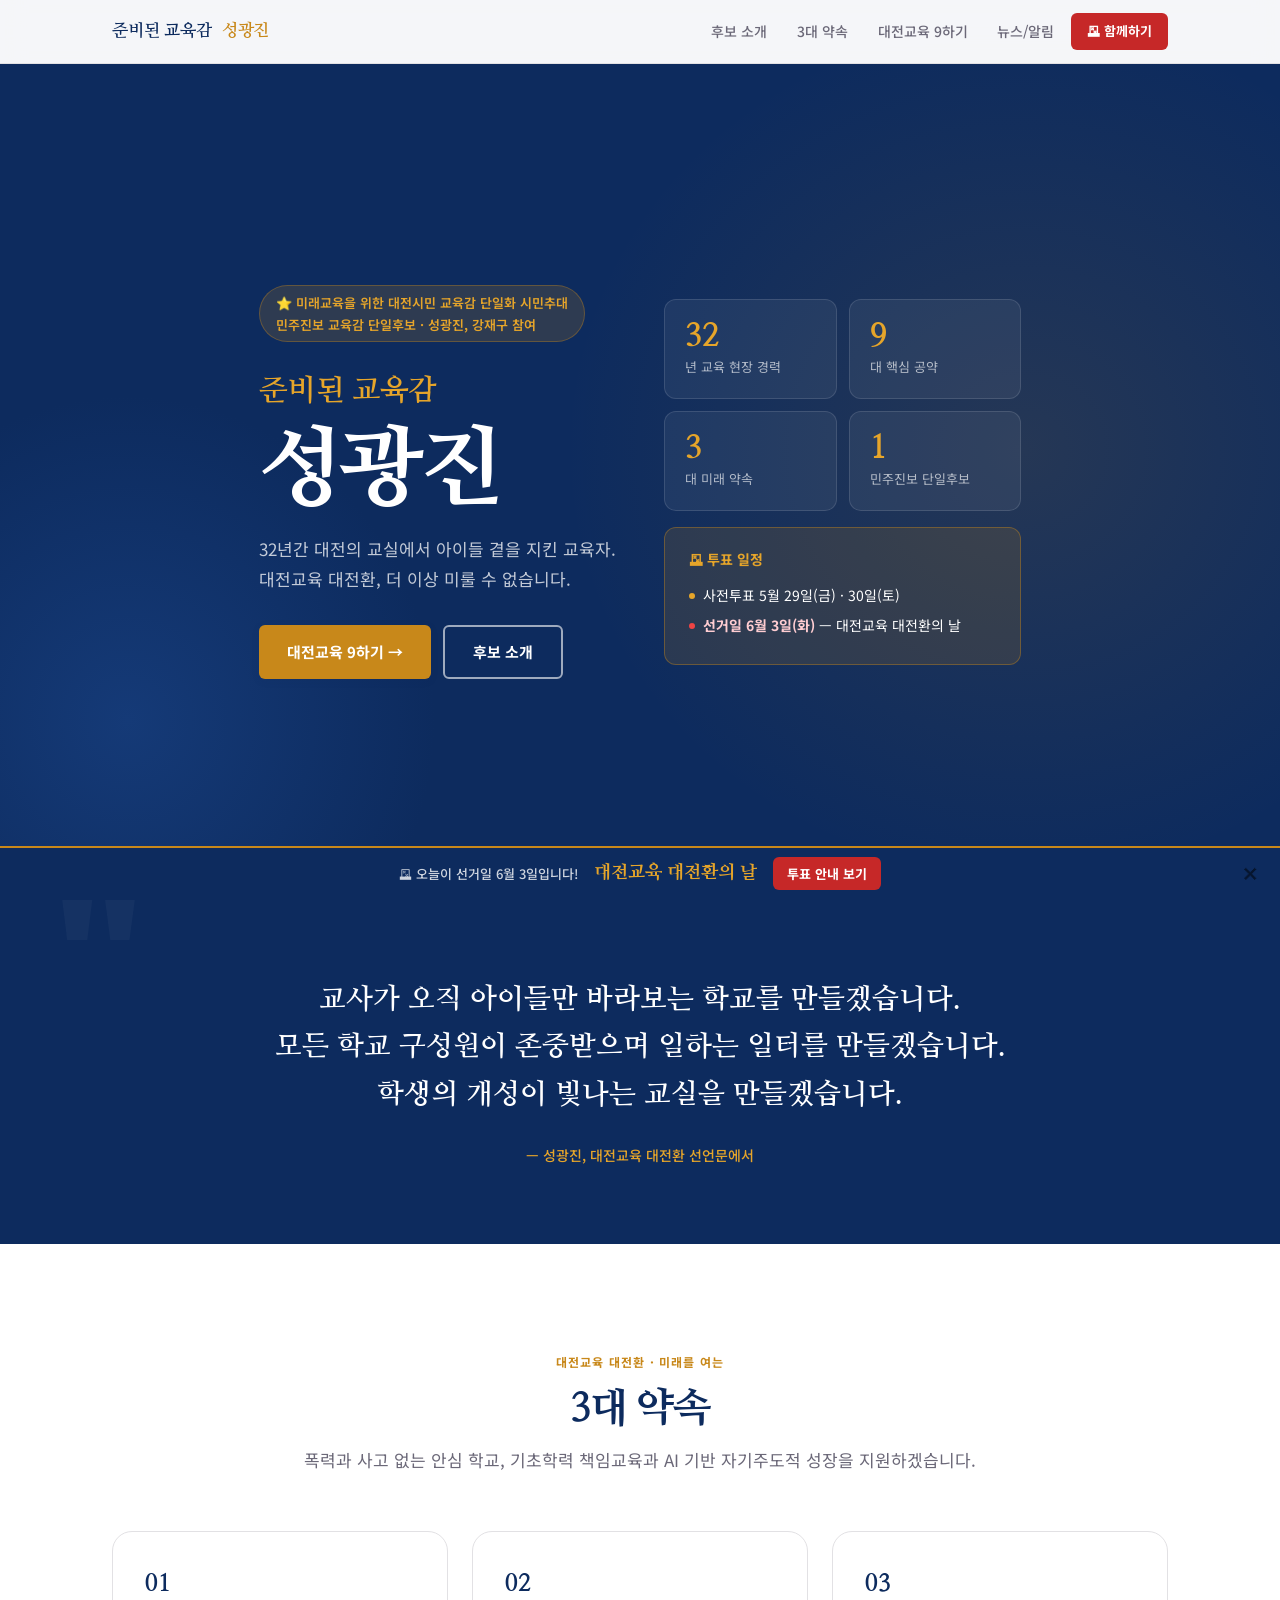
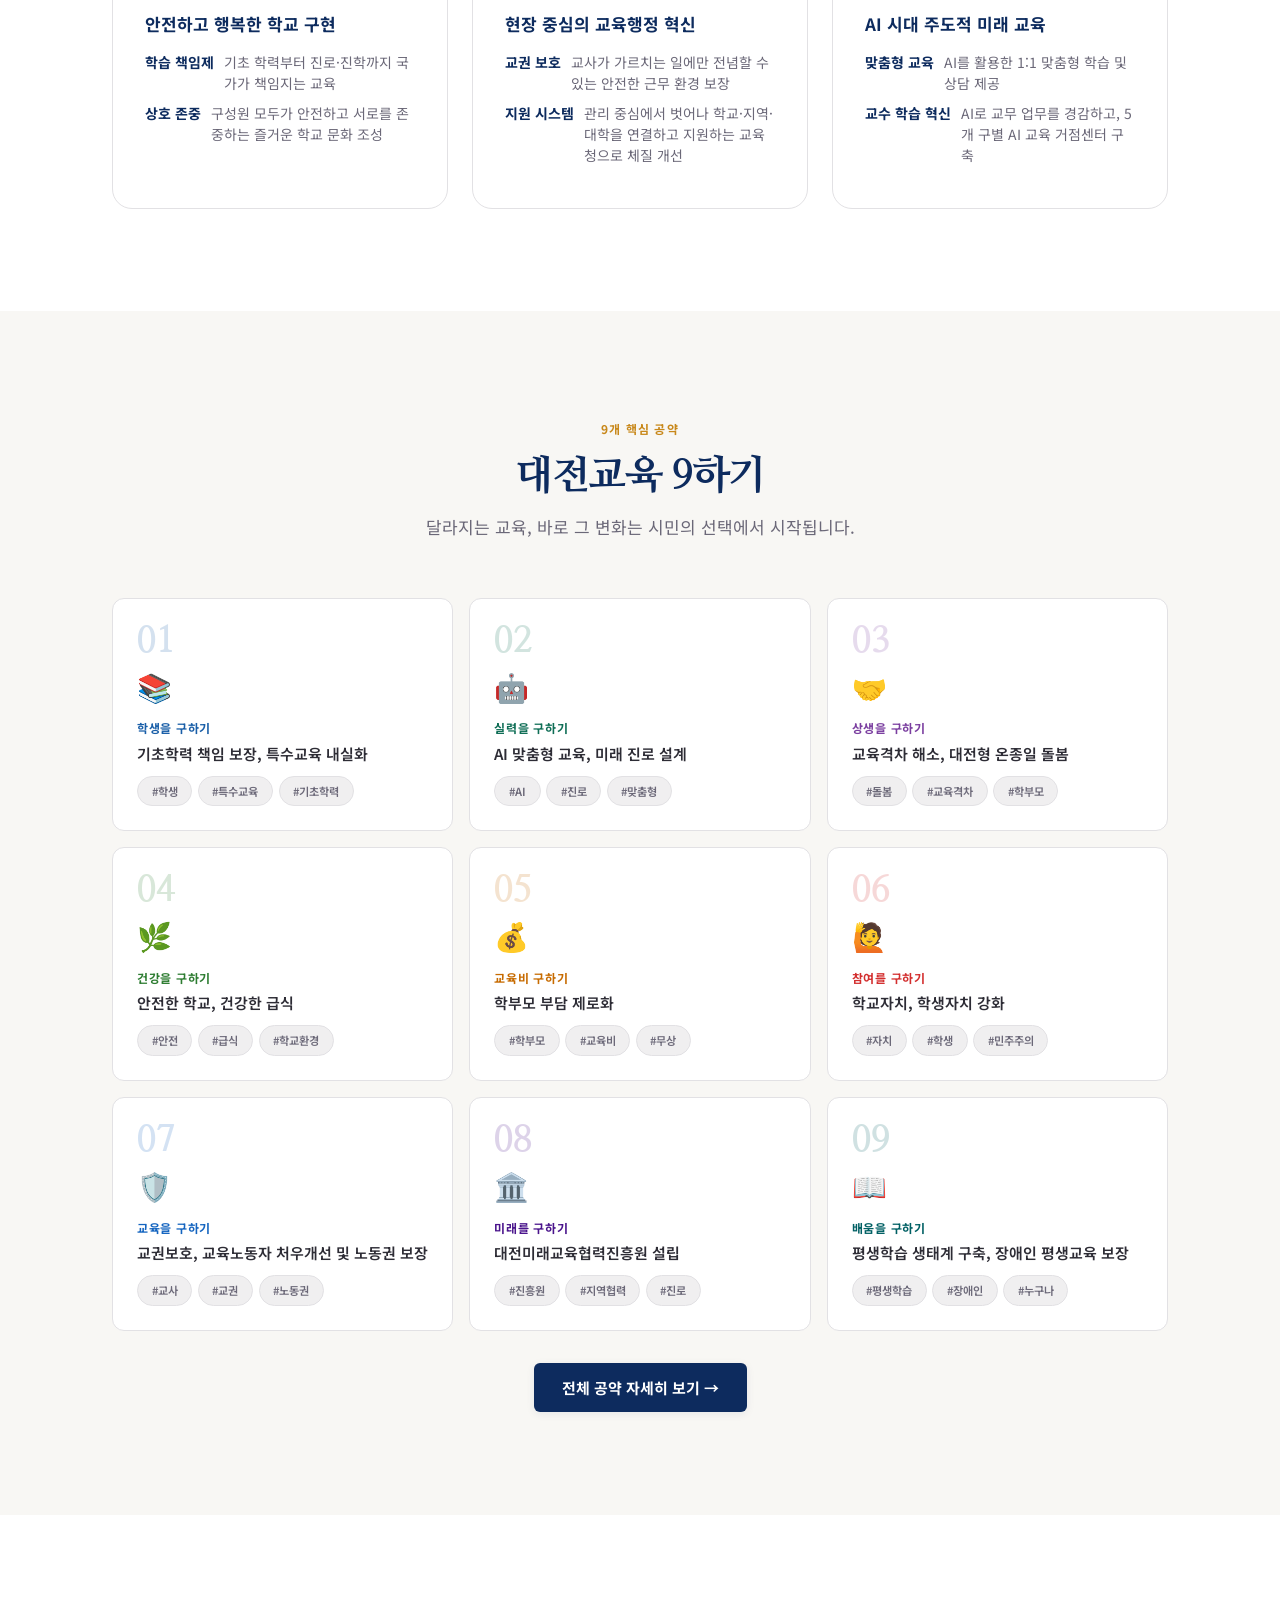
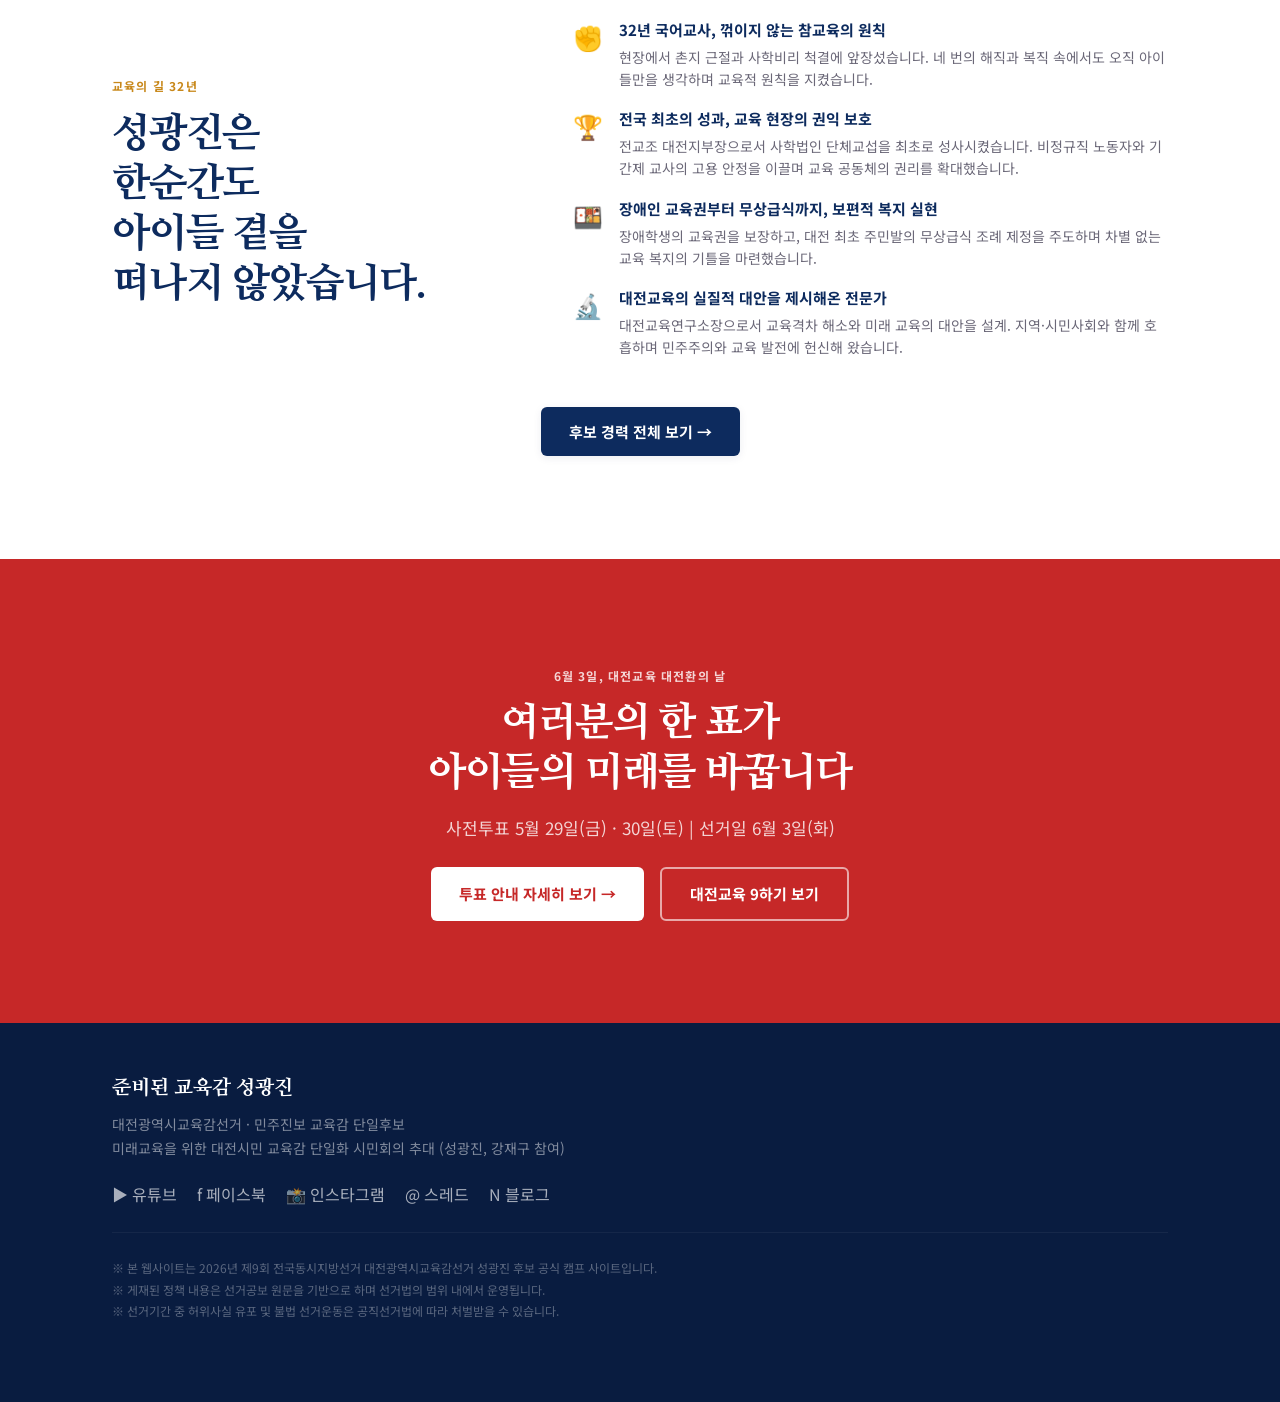
<file: index.html>
<!DOCTYPE html>
<html lang="ko">
<head>
  <meta name="google-site-verification" content="QVLMaUsAiConngYXEGKGsycXI4cuWwsS_OD_qe5-ufk" />
  <meta charset="UTF-8">
  <meta name="viewport" content="width=device-width, initial-scale=1.0">
  <meta name="description" content="준비된 교육감 성광진 — 대전광역시교육감선거 민주진보 교육감. 대전교육 9하기, 교육의 길 32년.">
  <title>준비된 교육감 성광진 | 대전광역시교육감선거</title>
  <link rel="preconnect" href="https://fonts.googleapis.com">
  <link rel="stylesheet" href="https://fonts.googleapis.com/css2?family=Noto+Sans+KR:wght@300;400;500;700;900&family=Nanum+Myeongjo:wght@400;700;800&display=swap">
  <link rel="stylesheet" href="css/style.css">
  <style>
    .hero {
      min-height: 100svh;
      background: var(--navy);
      display: flex; align-items: center;
      position: relative; overflow: hidden;
      padding-top: var(--nav-height);
    }
    .hero::before {
      content: '';
      position: absolute; inset: 0;
      background:
        radial-gradient(ellipse 60% 80% at 80% 50%, rgba(200,136,26,.13) 0%, transparent 60%),
        radial-gradient(ellipse 40% 60% at 10% 80%, rgba(26,68,136,.6) 0%, transparent 60%);
    }
    .hero-grid {
      display: grid; grid-template-columns: 1fr 1fr;
      gap: 3rem; align-items: center; position: relative; z-index: 1;
    }
    .hero-left { color: var(--white); }
    .hero-eyebrow {
      display: inline-flex; align-items: center; gap: .5rem;
      background: rgba(200,136,26,.18); border: 1px solid rgba(200,136,26,.35);
      border-radius: 999px; padding: .35rem 1rem;
      font-size: .8125rem; font-weight: 600; color: var(--gold-light); margin-bottom: 1.5rem;
    }
    .hero-slogan {
      font-family: var(--font-serif);
      font-size: clamp(1.25rem,3vw,1.875rem); font-weight: 700;
      color: var(--gold-light); margin-bottom: .5rem; letter-spacing: -.02em;
    }
    .hero-name {
      font-family: var(--font-serif);
      font-size: clamp(3rem,7vw,5.5rem); font-weight: 800;
      letter-spacing: -.04em; line-height: 1.05; margin-bottom: 1rem;
    }
    .hero-desc {
      font-size: clamp(.9375rem,2vw,1.0625rem); color: rgba(255,255,255,.75);
      max-width: 480px; line-height: 1.75; margin-bottom: 2rem;
    }
    .hero-btns { display: flex; gap: .75rem; flex-wrap: wrap; }
    .hero-right { display: flex; flex-direction: column; gap: 1rem; }
    .hero-stat-grid { display: grid; grid-template-columns: repeat(2,1fr); gap: .75rem; }
    .hero-stat {
      background: rgba(255,255,255,.06); border: 1px solid rgba(255,255,255,.12);
      border-radius: var(--radius-md); padding: 1.25rem; color: var(--white);
    }
    .hero-stat-num {
      font-family: var(--font-serif); font-size: 2rem; font-weight: 800;
      color: var(--gold-light); line-height: 1; margin-bottom: .25rem;
    }
    .hero-stat-label { font-size: .8125rem; color: rgba(255,255,255,.65); }
    .hero-vote-box {
      background: rgba(200,136,26,.15); border: 1px solid rgba(200,136,26,.4);
      border-radius: var(--radius-md); padding: 1.25rem 1.5rem; color: var(--white);
    }
    .hero-vote-title { font-size: .875rem; font-weight: 700; color: var(--gold-light); margin-bottom: .75rem; }
    .hero-vote-row { display: flex; align-items: center; gap: .5rem; font-size: .875rem; margin-bottom: .4rem; }
    .hero-vote-dot { width: 6px; height: 6px; border-radius: 50%; background: var(--gold-light); flex-shrink: 0; }
    .promise-card {
      background: var(--white); border: 1.5px solid var(--gray-200);
      border-radius: var(--radius-lg); padding: 2rem; position: relative; overflow: hidden;
      transition: all var(--transition);
    }
    .promise-card:hover { border-color: var(--navy-light); box-shadow: var(--shadow-md); transform: translateY(-4px); }
    .promise-num { font-family: var(--font-serif); font-size: 1.5rem; font-weight: 800; color: var(--navy); margin-bottom: .5rem; }
    .promise-title { font-size: 1.0625rem; font-weight: 700; color: var(--navy); margin-bottom: 1rem; line-height: 1.35; }
    .promise-item { display: flex; gap: .6rem; align-items: flex-start; font-size: .875rem; color: var(--gray-600); line-height: 1.5; margin-bottom: .6rem; }
    .promise-item-label { font-weight: 700; color: var(--navy); white-space: nowrap; flex-shrink: 0; }
    .policies-grid { display: grid; grid-template-columns: repeat(3,1fr); gap: 1rem; }
    .quote-section {
      background: var(--navy); padding: clamp(3rem,6vw,5rem) 0; position: relative; overflow: hidden;
    }
    .quote-section::before {
      content: '"'; position: absolute; top: -2rem; left: 3rem;
      font-family: var(--font-serif); font-size: 20rem; font-weight: 800;
      color: rgba(255,255,255,.03); line-height: 1;
    }
    .quote-text {
      font-family: var(--font-serif); font-size: clamp(1.125rem,3vw,1.75rem);
      font-weight: 700; color: var(--white); line-height: 1.7;
      max-width: 760px; margin: 0 auto; text-align: center; position: relative; z-index: 1;
    }
    .quote-source { text-align: center; color: var(--gold-light); font-size: .875rem; font-weight: 500; margin-top: 1.5rem; }
    @media (max-width:900px) {
      .hero-grid { grid-template-columns: 1fr; }
      .hero-right { display: none; }
      .policies-grid { grid-template-columns: repeat(2,1fr); }
    }
    @media (max-width:640px) { .policies-grid { grid-template-columns: 1fr; } }
  </style>
</head>
<body>
<div id="nav-placeholder"></div>
<main id="main-content">

  <!-- HERO -->
  <section class="hero" aria-label="후보 소개">
    <div class="container">
      <div class="hero-grid">
        <div class="hero-left">
          <div class="hero-eyebrow">⭐ 미래교육을 위한 대전시민 교육감 단일화 시민추대 <br>민주진보 교육감 단일후보 · 성광진, 강재구 참여</div>
          <div class="hero-slogan">준비된 교육감</div>
          <h1 class="hero-name">성광진</h1>
          <p class="hero-desc">32년간 대전의 교실에서 아이들 곁을 지킨 교육자.<br>대전교육 대전환, 더 이상 미룰 수 없습니다.</p>
          <div class="hero-btns">
            <a href="pages/policies.html" class="btn btn-gold">대전교육 9하기 →</a>
            <a href="pages/candidate.html" class="btn btn-outline">후보 소개</a>
          </div>
        </div>
        <div class="hero-right" aria-hidden="true">
          <div class="hero-stat-grid">
            <div class="hero-stat"><div class="hero-stat-num">32</div><div class="hero-stat-label">년 교육 현장 경력</div></div>
            <div class="hero-stat"><div class="hero-stat-num">9</div><div class="hero-stat-label">대 핵심 공약</div></div>
            <div class="hero-stat"><div class="hero-stat-num">3</div><div class="hero-stat-label">대 미래 약속</div></div>
            <div class="hero-stat"><div class="hero-stat-num">1</div><div class="hero-stat-label">민주진보 단일후보</div></div>
          </div>
          <div class="hero-vote-box">
            <div class="hero-vote-title">🗳 투표 일정</div>
            <div class="hero-vote-row"><span class="hero-vote-dot"></span><span>사전투표 5월 29일(금) · 30일(토)</span></div>
            <div class="hero-vote-row"><span class="hero-vote-dot" style="background:#ef4444"></span><span><strong style="color:#ffcdd2">선거일 6월 3일(화)</strong> — 대전교육 대전환의 날</span></div>
          </div>
        </div>
      </div>
    </div>
  </section>

  <!-- 인용 -->
  <section class="quote-section" aria-label="후보 메시지">
    <div class="container">
      <blockquote class="quote-text">
        교사가 오직 아이들만 바라보는 학교를 만들겠습니다.<br>
        모든 학교 구성원이 존중받으며 일하는 일터를 만들겠습니다.<br>
        학생의 개성이 빛나는 교실을 만들겠습니다.
      </blockquote>
      <p class="quote-source">— 성광진, 대전교육 대전환 선언문에서</p>
    </div>
  </section>

  <!-- 3대 약속 -->
  <section class="section" aria-labelledby="promises-title">
    <div class="container">
      <div class="text-center mb-3">
        <span class="section-label">대전교육 대전환 · 미래를 여는</span>
        <h2 class="section-title" id="promises-title">3대 약속</h2>
        <p class="section-subtitle">폭력과 사고 없는 안심 학교, 기초학력 책임교육과 AI 기반 자기주도적 성장을 지원하겠습니다.</p>
      </div>
      <div class="grid-3" id="promises-grid" role="list"></div>
    </div>
  </section>

  <!-- 9하기 -->
  <section class="section section-alt" aria-labelledby="policies-title">
    <div class="container">
      <div class="text-center mb-3">
        <span class="section-label">9개 핵심 공약</span>
        <h2 class="section-title" id="policies-title">대전교육 9하기</h2>
        <p class="section-subtitle">달라지는 교육, 바로 그 변화는 시민의 선택에서 시작됩니다.</p>
      </div>
      <div class="policies-grid" id="policies-grid" role="list"></div>
      <div class="text-center mt-4">
        <a href="pages/policies.html" class="btn btn-primary">전체 공약 자세히 보기 →</a>
      </div>
    </div>
  </section>

  <!-- 후보 소개 -->
  <section class="section" aria-labelledby="about-title">
    <div class="container">
      <div style="display:grid;grid-template-columns:1fr 1.5fr;gap:4rem;align-items:center">
        <div class="fade-in">
          <span class="section-label">교육의 길 32년</span>
          <h2 class="section-title" id="about-title">성광진은<br>한순간도<br>아이들 곁을<br>떠나지 않았습니다.</h2>
        </div>
        <div id="achievements-list" class="fade-in fade-in-delay-2"></div>
      </div>
      <div class="text-center mt-4">
        <a href="pages/candidate.html" class="btn btn-primary">후보 경력 전체 보기 →</a>
      </div>
    </div>
  </section>

  <!-- CTA -->
  <section class="section text-center" aria-label="투표 안내" style="background:var(--danger);color:var(--white)">
    <div class="container">
      <span class="section-label" style="color:rgba(255,255,255,.8)">6월 3일, 대전교육 대전환의 날</span>
      <h2 class="section-title" style="color:var(--white);margin-bottom:1rem">여러분의 한 표가<br>아이들의 미래를 바꿉니다</h2>
      <p class="section-subtitle" style="color:rgba(255,255,255,.8);margin-bottom:1.5rem">사전투표 5월 29일(금) · 30일(토) | 선거일 6월 3일(화)</p>
      <div style="display:flex;gap:1rem;justify-content:center;flex-wrap:wrap">
        <a href="pages/together.html" class="btn" style="background:var(--white);color:var(--danger);font-weight:700">투표 안내 자세히 보기 →</a>
        <a href="pages/policies.html" class="btn btn-outline">대전교육 9하기 보기</a>
      </div>
    </div>
  </section>

</main>
<div id="footer-placeholder"></div>

<script src="js/data.js"></script>
<script src="js/main.js"></script>
<script>
  function renderHome() {
    const data = SKJ_DATA;

    /* 3대 약속 */
    document.getElementById('promises-grid').innerHTML = data.promises3.map((p, i) => `
      <article class="promise-card fade-in fade-in-delay-${i+1}" role="listitem">
        <div class="promise-num">${String(p.num).padStart(2,'0')}</div>
        <h3 class="promise-title">${p.title}</h3>
        ${p.items.map(it => `
          <div class="promise-item">
            <span class="promise-item-label">${it.label}</span>
            <span>${it.desc}</span>
          </div>`).join('')}
      </article>`).join('');

    /* 9하기 그리드 */
    document.getElementById('policies-grid').innerHTML = data.policies9.map((pol, i) => `
      <article class="policy-card fade-in fade-in-delay-${(i%3)+1}"
               style="--card-color:${pol.color}" role="listitem" tabindex="0"
               aria-label="${pol.id}번 공약: ${pol.key} — ${pol.title}"
               onclick="location.href='pages/policy-detail.html?id=${pol.id}'"
               onkeydown="if(event.key==='Enter')location.href='pages/policy-detail.html?id=${pol.id}'">
        <div class="policy-card-num">${String(pol.id).padStart(2,'0')}</div>
        <div class="policy-card-icon" aria-hidden="true">${pol.icon}</div>
        <div class="policy-card-key">${pol.key}</div>
        <div class="policy-card-title">${pol.title}</div>
        <div class="policy-card-tags">
          ${pol.tags.map(t => `<span class="badge badge-gray" style="font-size:.7rem">#${t}</span>`).join('')}
        </div>
      </article>`).join('');

    /* 성과 */
    document.getElementById('achievements-list').innerHTML = data.achievements.map((a, i) => `
      <div class="fade-in fade-in-delay-${i+1}" style="display:flex;gap:1rem;align-items:flex-start;margin-bottom:1rem">
        <span style="font-size:1.5rem;flex-shrink:0" aria-hidden="true">${a.icon}</span>
        <div>
          <div style="font-size:.9375rem;font-weight:700;color:var(--navy);margin-bottom:.2rem">${a.title}</div>
          <div style="font-size:.875rem;color:var(--gray-600);line-height:1.6">${a.desc}</div>
        </div>
      </div>`).join('');

    initFadeIn();
  }

  document.addEventListener('DOMContentLoaded', renderHome);
</script>
</body>
</html>
</file>
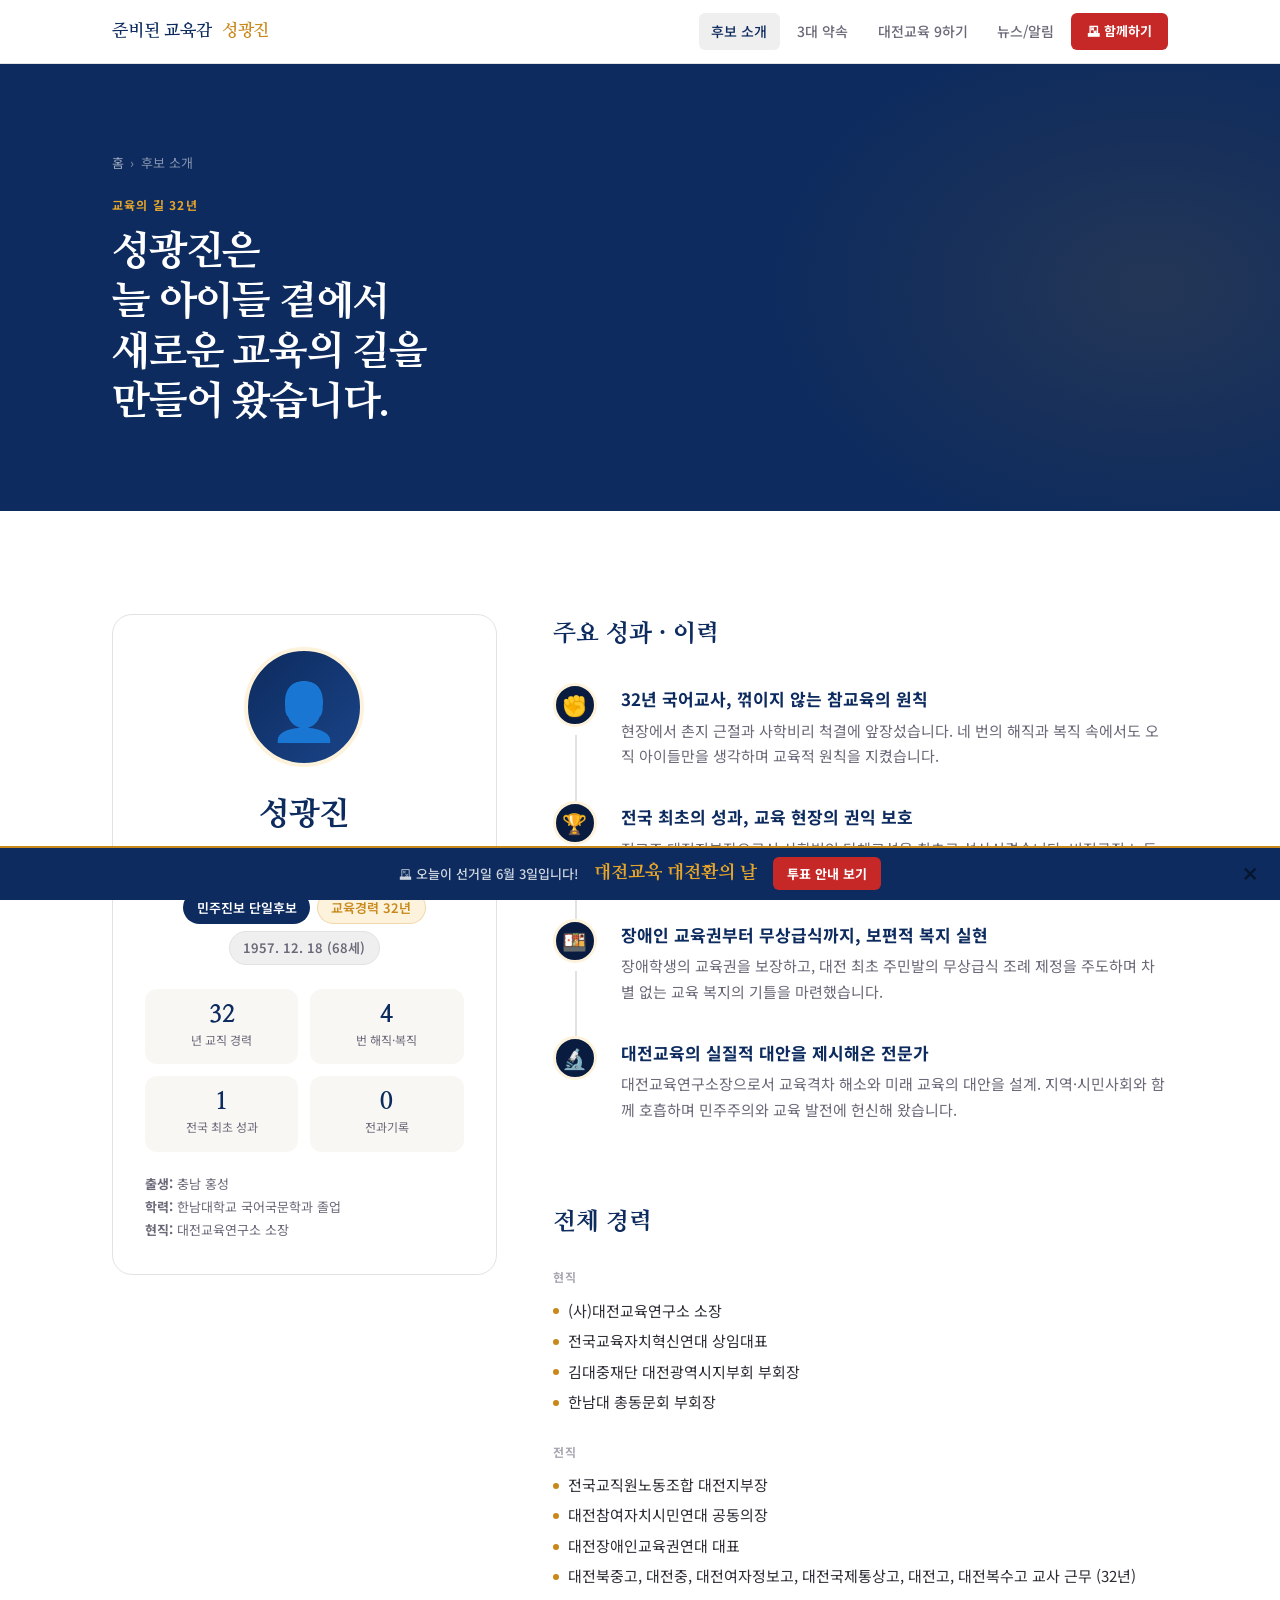
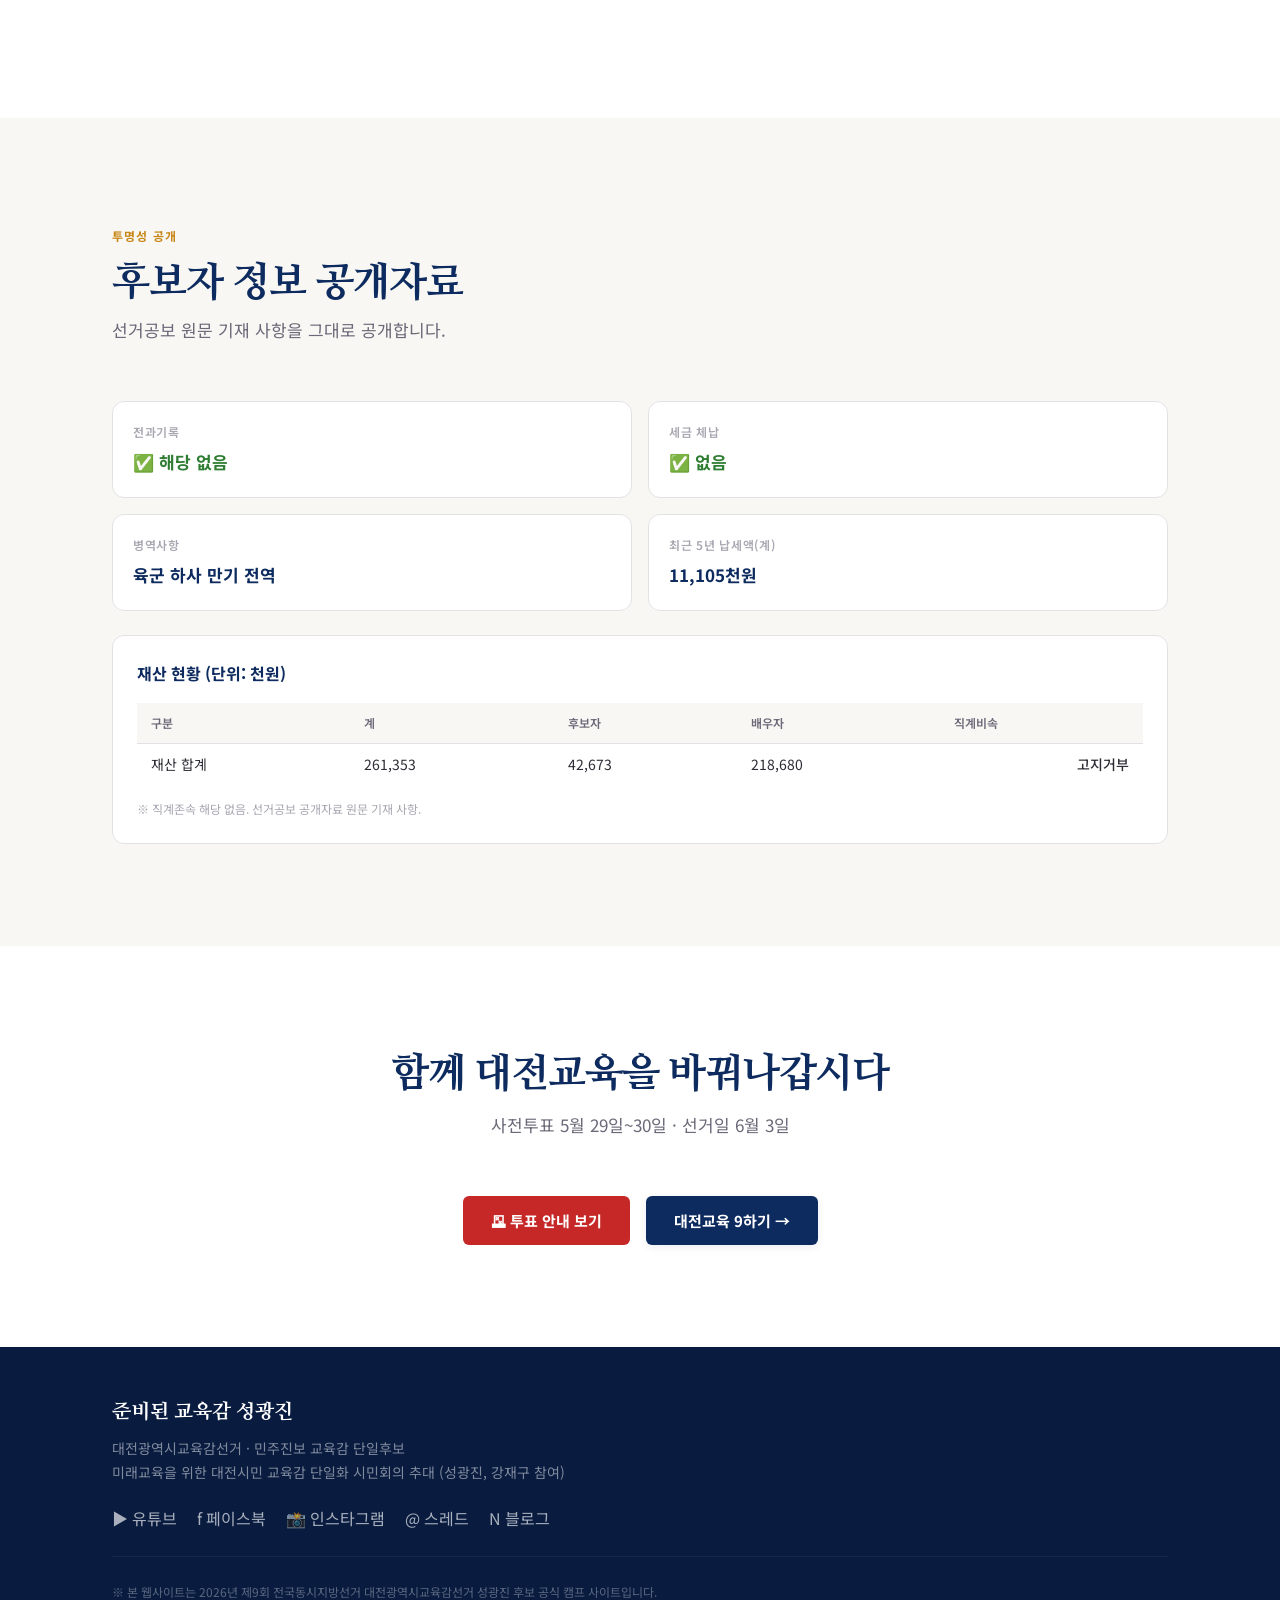
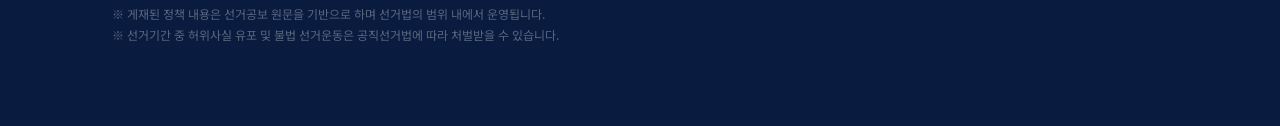
<file: pages/candidate.html>
<!DOCTYPE html>
<html lang="ko">
<head>
  <meta charset="UTF-8">
  <meta name="viewport" content="width=device-width, initial-scale=1.0">
  <meta name="description" content="성광진 후보 소개 — 교육의 길 32년, 주요 성과, 공식 공개자료">
  <title>후보 소개 | 준비된 교육감 성광진</title>
  <link rel="preconnect" href="https://fonts.googleapis.com">
  <link rel="stylesheet" href="https://fonts.googleapis.com/css2?family=Noto+Sans+KR:wght@300;400;500;700;900&family=Nanum+Myeongjo:wght@400;700;800&display=swap">
  <link rel="stylesheet" href="../css/style.css">
  <style>
    .page-hero {
      background: var(--navy); color: var(--white);
      padding: clamp(3.5rem,7vw,5.5rem) 0 clamp(3rem,6vw,4.5rem);
      position: relative; overflow: hidden;
    }
    .page-hero::before {
      content: ''; position: absolute; inset: 0;
      background: radial-gradient(ellipse 50% 100% at 90% 50%, rgba(200,136,26,.12), transparent 60%);
    }
    .breadcrumb { font-size:.8125rem; color:rgba(255,255,255,.5); margin-bottom:1rem; display:flex; align-items:center; gap:.4rem; }
    .breadcrumb a { color:rgba(255,255,255,.6); } .breadcrumb a:hover { color:var(--white); }
    .profile-grid { display:grid; grid-template-columns:1fr 1.6fr; gap:3.5rem; align-items:start; }
    .profile-card { background:var(--white); border:1px solid var(--gray-200); border-radius:var(--radius-lg); padding:2rem; text-align:center; position:sticky; top:calc(var(--nav-height) + 1.5rem); }
    .profile-avatar { width:120px; height:120px; border-radius:50%; background:linear-gradient(135deg,var(--navy),var(--navy-mid)); display:flex; align-items:center; justify-content:center; font-size:3.5rem; margin:0 auto 1.25rem; border:4px solid var(--gold-pale); }
    .profile-name { font-family:var(--font-serif); font-size:2rem; font-weight:800; color:var(--navy); margin-bottom:.25rem; }
    .profile-title { font-size:.9375rem; color:var(--gray-600); margin-bottom:1.25rem; }
    .profile-badges { display:flex; flex-wrap:wrap; gap:.4rem; justify-content:center; }
    .profile-stats { display:grid; grid-template-columns:1fr 1fr; gap:.75rem; margin-top:1.5rem; }
    .profile-stat { background:var(--off-white); border-radius:var(--radius-md); padding:.875rem; }
    .profile-stat-num { font-family:var(--font-serif); font-size:1.5rem; font-weight:800; color:var(--navy); line-height:1; }
    .profile-stat-label { font-size:.75rem; color:var(--gray-600); margin-top:.2rem; }
    .timeline { display:flex; flex-direction:column; gap:0; }
    .timeline-item { display:flex; gap:1.5rem; padding-bottom:2rem; position:relative; }
    .timeline-item:not(:last-child)::before { content:''; position:absolute; left:1.375rem; top:3.25rem; bottom:0; width:2px; background:var(--gray-200); }
    .timeline-icon { width:2.75rem; height:2.75rem; border-radius:50%; flex-shrink:0; background:var(--navy-deep); display:flex; align-items:center; justify-content:center; font-size:1.25rem; border:3px solid var(--gold-pale); position:relative; z-index:1; }
    .timeline-content { flex:1; padding-top:.35rem; }
    .timeline-title { font-size:1.0625rem; font-weight:700; color:var(--navy); margin-bottom:.4rem; line-height:1.35; }
    .timeline-desc { font-size:.9375rem; color:var(--gray-600); line-height:1.7; }
    .career-group { margin-bottom:1.75rem; }
    .career-group-title { font-size:.75rem; font-weight:700; letter-spacing:.1em; text-transform:uppercase; color:var(--gray-400); margin-bottom:.75rem; }
    .career-item { display:flex; align-items:flex-start; gap:.6rem; font-size:.9375rem; color:var(--gray-800); line-height:1.5; margin-bottom:.5rem; }
    .career-dot { width:6px; height:6px; border-radius:50%; background:var(--gold); flex-shrink:0; margin-top:.55rem; }
    .public-info-grid { display:grid; grid-template-columns:repeat(2,1fr); gap:1rem; }
    .public-info-card { background:var(--white); border:1px solid var(--gray-200); border-radius:var(--radius-md); padding:1.25rem; }
    .public-info-label { font-size:.75rem; font-weight:600; color:var(--gray-400); text-transform:uppercase; letter-spacing:.06em; margin-bottom:.35rem; }
    .public-info-value { font-size:1.0625rem; font-weight:700; color:var(--navy); }
    .public-info-value.good { color:var(--success); }
    .property-table { width:100%; border-collapse:collapse; font-size:.875rem; }
    .property-table th { background:var(--off-white); padding:.6rem .875rem; text-align:left; font-size:.75rem; color:var(--gray-600); font-weight:600; border-bottom:1px solid var(--gray-200); }
    .property-table td { padding:.6rem .875rem; border-bottom:1px solid var(--gray-200); }
    .property-table tr:last-child td { border-bottom:none; }
    .property-table td:last-child { text-align:right; font-weight:500; }
    @media (max-width:900px) { .profile-grid { grid-template-columns:1fr; } .profile-card { position:static; } .public-info-grid { grid-template-columns:1fr; } }
  </style>
</head>
<body>
<div id="nav-placeholder"></div>
<main id="main-content" class="page-offset">

  <section class="page-hero">
    <div class="container" style="position:relative;z-index:1">
      <nav class="breadcrumb" aria-label="경로">
        <a href="../index.html">홈</a> <span>›</span> <span aria-current="page">후보 소개</span>
      </nav>
      <span class="section-label light">교육의 길 32년</span>
      <h1 class="section-title light">성광진은<br>늘 아이들 곁에서<br>새로운 교육의 길을<br>만들어 왔습니다.</h1>
    </div>
  </section>

  <section class="section">
    <div class="container">
      <div class="profile-grid">
        <aside>
          <div class="profile-card fade-in">
            <div class="profile-avatar" aria-hidden="true">👤</div>
            <div class="profile-name">성광진</div>
            <div class="profile-title">교육활동가 · 대전교육연구소 소장</div>
            <div class="profile-badges">
              <span class="badge badge-navy">민주진보 단일후보</span>
              <span class="badge badge-gold">교육경력 32년</span>
              <span class="badge badge-gray">1957. 12. 18 (68세)</span>
            </div>
            <div class="profile-stats">
              <div class="profile-stat"><div class="profile-stat-num">32</div><div class="profile-stat-label">년 교직 경력</div></div>
              <div class="profile-stat"><div class="profile-stat-num">4</div><div class="profile-stat-label">번 해직·복직</div></div>
              <div class="profile-stat"><div class="profile-stat-num">1</div><div class="profile-stat-label">전국 최초 성과</div></div>
              <div class="profile-stat"><div class="profile-stat-num">0</div><div class="profile-stat-label">전과기록</div></div>
            </div>
            <div style="margin-top:1.25rem;font-size:.8125rem;color:var(--gray-600);text-align:left;line-height:1.8">
              <strong>출생:</strong> 충남 홍성<br>
              <strong>학력:</strong> 한남대학교 국어국문학과 졸업<br>
              <strong>현직:</strong> 대전교육연구소 소장
            </div>
          </div>
        </aside>
        <div>
          <h2 style="font-family:var(--font-serif);font-size:1.5rem;font-weight:800;color:var(--navy);margin-bottom:1.75rem">주요 성과 · 이력</h2>
          <div class="timeline" id="timeline-list" role="list"></div>
          <div style="margin-top:3rem" id="career-list">
            <h2 style="font-family:var(--font-serif);font-size:1.5rem;font-weight:800;color:var(--navy);margin-bottom:1.5rem">전체 경력</h2>
          </div>
        </div>
      </div>
    </div>
  </section>

  <section class="section section-alt" aria-labelledby="public-info-title">
    <div class="container">
      <span class="section-label">투명성 공개</span>
      <h2 class="section-title" id="public-info-title" style="margin-bottom:.5rem">후보자 정보 공개자료</h2>
      <p class="section-subtitle">선거공보 원문 기재 사항을 그대로 공개합니다.</p>
      <div class="public-info-grid fade-in">
        <div class="public-info-card"><div class="public-info-label">전과기록</div><div class="public-info-value good">✅ 해당 없음</div></div>
        <div class="public-info-card"><div class="public-info-label">세금 체납</div><div class="public-info-value good">✅ 없음</div></div>
        <div class="public-info-card"><div class="public-info-label">병역사항</div><div class="public-info-value">육군 하사 만기 전역</div></div>
        <div class="public-info-card"><div class="public-info-label">최근 5년 납세액(계)</div><div class="public-info-value">11,105천원</div></div>
      </div>
      <div class="card fade-in" style="margin-top:1.5rem">
        <h3 style="font-size:1rem;font-weight:700;color:var(--navy);margin-bottom:1rem">재산 현황 (단위: 천원)</h3>
        <div style="overflow-x:auto">
          <table class="property-table" aria-label="재산 현황 상세">
            <thead><tr><th>구분</th><th>계</th><th>후보자</th><th>배우자</th><th>직계비속</th></tr></thead>
            <tbody><tr><td>재산 합계</td><td>261,353</td><td>42,673</td><td>218,680</td><td>고지거부</td></tr></tbody>
          </table>
        </div>
        <p style="font-size:.75rem;color:var(--gray-400);margin-top:.75rem">※ 직계존속 해당 없음. 선거공보 공개자료 원문 기재 사항.</p>
      </div>
    </div>
  </section>

  <section class="section text-center">
    <div class="container">
      <h2 class="section-title" style="margin-bottom:.75rem">함께 대전교육을 바꿔나갑시다</h2>
      <p class="section-subtitle">사전투표 5월 29일~30일 · 선거일 6월 3일</p>
      <div style="display:flex;gap:1rem;justify-content:center;flex-wrap:wrap">
        <a href="together.html" class="btn btn-danger">🗳 투표 안내 보기</a>
        <a href="policies.html" class="btn btn-primary">대전교육 9하기 →</a>
      </div>
    </div>
  </section>
</main>
<div id="footer-placeholder"></div>

<script src="../js/data.js"></script>
<script src="../js/main.js"></script>
<script>
  function renderCandidate() {
    const data = SKJ_DATA;
    document.getElementById('timeline-list').innerHTML = data.achievements.map((a, i) => `
      <div class="timeline-item fade-in fade-in-delay-${i+1}" role="listitem">
        <div class="timeline-icon" aria-hidden="true">${a.icon}</div>
        <div class="timeline-content">
          <h3 class="timeline-title">${a.title}</h3>
          <p class="timeline-desc">${a.desc}</p>
        </div>
      </div>`).join('');

    document.getElementById('career-list').innerHTML += `
      <div class="career-group">
        <div class="career-group-title">현직</div>
        ${data.career.current.map(c => `<div class="career-item"><span class="career-dot"></span><span>${c}</span></div>`).join('')}
      </div>
      <div class="career-group">
        <div class="career-group-title">전직</div>
        ${data.career.past.map(c => `<div class="career-item"><span class="career-dot"></span><span>${c}</span></div>`).join('')}
      </div>`;

    initFadeIn();
  }
  document.addEventListener('DOMContentLoaded', renderCandidate);
</script>
</body>
</html>
</file>
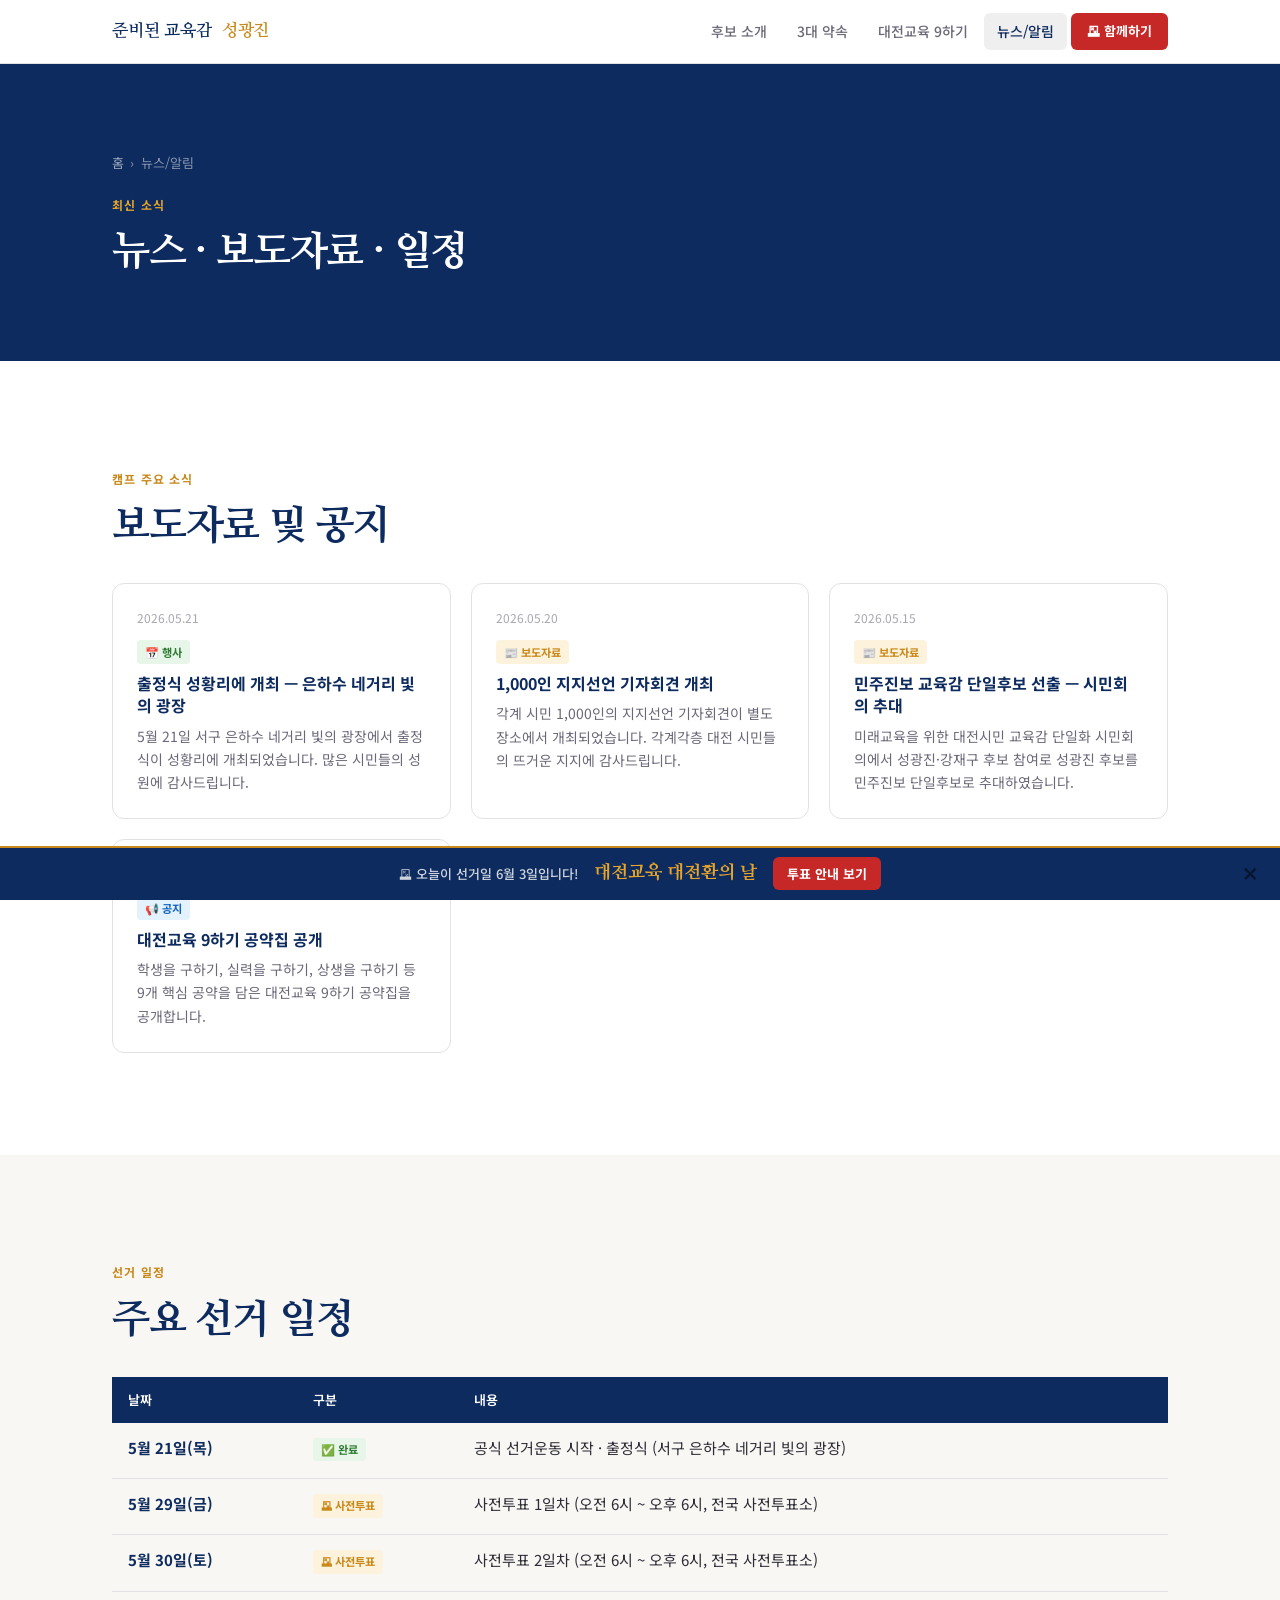
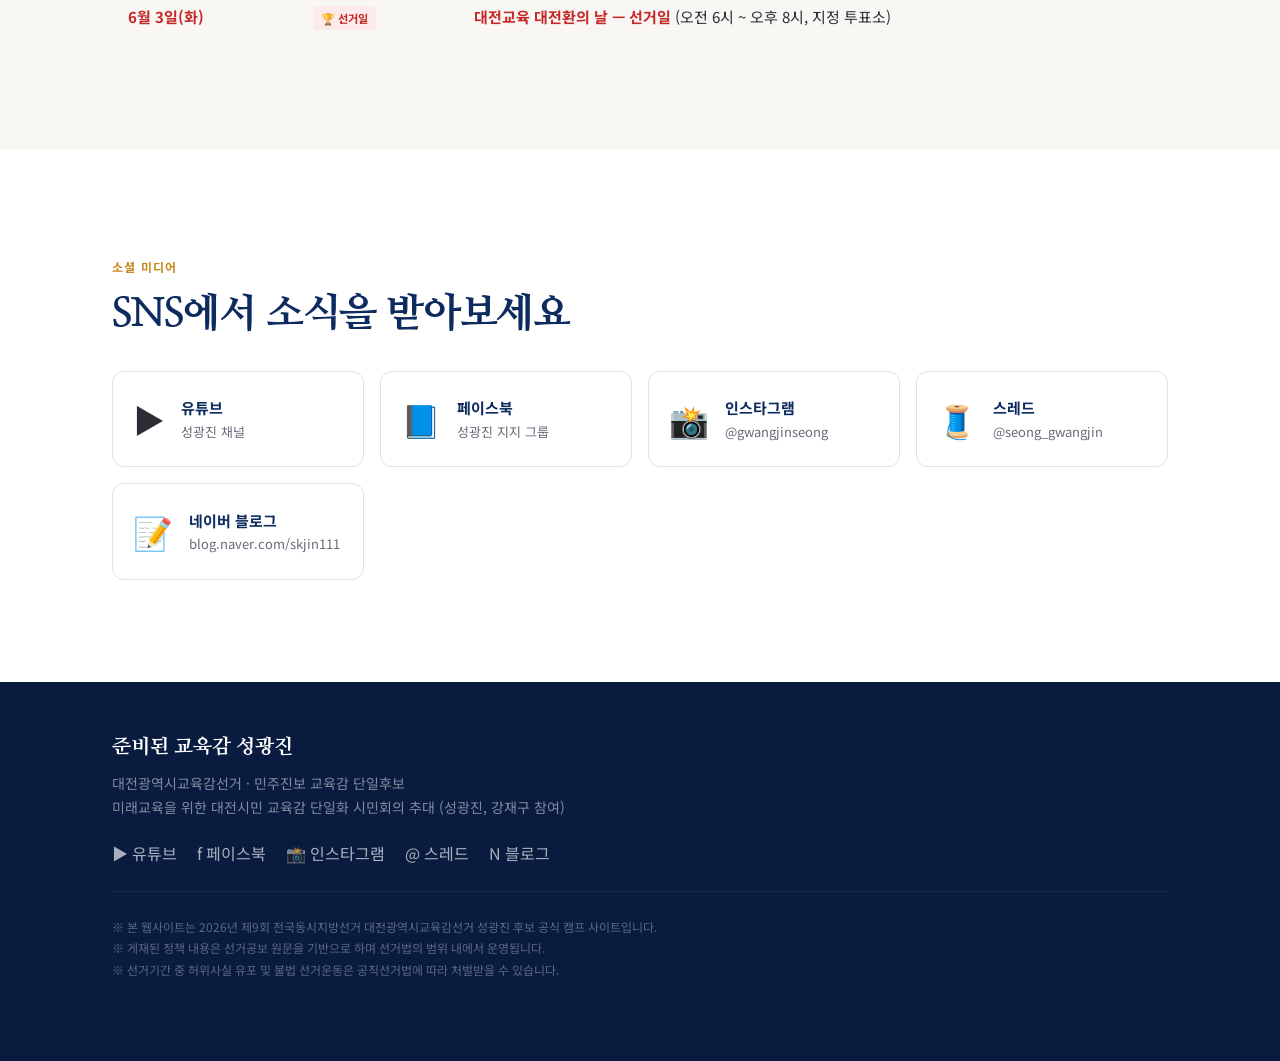
<file: pages/news.html>
<!DOCTYPE html>
<html lang="ko">
<head>
  <meta charset="UTF-8">
  <meta name="viewport" content="width=device-width, initial-scale=1.0">
  <meta name="description" content="성광진 캠프 뉴스, 보도자료, 일정 안내">
  <title>뉴스/알림 | 준비된 교육감 성광진</title>
  <link rel="preconnect" href="https://fonts.googleapis.com">
  <link rel="stylesheet" href="https://fonts.googleapis.com/css2?family=Noto+Sans+KR:wght@300;400;500;700;900&family=Nanum+Myeongjo:wght@400;700;800&display=swap">
  <link rel="stylesheet" href="../css/style.css">
  <style>
    .page-hero { background:var(--navy); color:var(--white); padding:clamp(3.5rem,7vw,5.5rem) 0 clamp(3rem,6vw,4.5rem); }
    .breadcrumb { font-size:.8125rem; color:rgba(255,255,255,.5); margin-bottom:1rem; display:flex; align-items:center; gap:.4rem; }
    .breadcrumb a { color:rgba(255,255,255,.6); }
    .news-grid { display:grid; grid-template-columns:repeat(auto-fit,minmax(280px,1fr)); gap:1.25rem; }
    .news-card { background:var(--white); border:1px solid var(--gray-200); border-radius:var(--radius-md); padding:1.5rem; transition:all var(--transition); }
    .news-card:hover { box-shadow:var(--shadow-md); transform:translateY(-2px); }
    .news-date { font-size:.75rem; color:var(--gray-400); margin-bottom:.5rem; }
    .news-tag { display:inline-block; font-size:.7rem; font-weight:700; padding:.15rem .5rem; border-radius:4px; margin-bottom:.5rem; }
    .news-title { font-size:1rem; font-weight:700; color:var(--navy); line-height:1.4; margin-bottom:.5rem; }
    .news-summary { font-size:.875rem; color:var(--gray-600); line-height:1.65; }
    .schedule-table { width:100%; border-collapse:collapse; font-size:.9375rem; }
    .schedule-table th { background:var(--navy); color:var(--white); padding:.75rem 1rem; text-align:left; font-weight:600; font-size:.8125rem; }
    .schedule-table td { padding:.75rem 1rem; border-bottom:1px solid var(--gray-200); vertical-align:top; }
    .schedule-table tr:last-child td { border-bottom:none; }
    .schedule-table tr:hover td { background:var(--off-white); }
    .schedule-date { font-weight:700; color:var(--navy); white-space:nowrap; }
    .schedule-tag { display:inline-block; font-size:.7rem; font-weight:700; padding:.15rem .5rem; border-radius:4px; margin-bottom:.3rem; }
    .sns-grid { display:grid; grid-template-columns:repeat(auto-fit,minmax(200px,1fr)); gap:1rem; }
    .sns-card { display:flex; align-items:center; gap:1rem; background:var(--white); border:1px solid var(--gray-200); border-radius:var(--radius-md); padding:1.25rem; text-decoration:none; color:inherit; transition:all var(--transition); }
    .sns-card:hover { box-shadow:var(--shadow-md); transform:translateY(-2px); }
    .sns-icon { font-size:2rem; flex-shrink:0; }
    .sns-name { font-weight:700; color:var(--navy); font-size:.9375rem; }
    .sns-handle { font-size:.8125rem; color:var(--gray-600); }
  </style>
</head>
<body>
<div id="nav-placeholder"></div>
<main id="main-content" class="page-offset">

  <section class="page-hero">
    <div class="container">
      <nav class="breadcrumb" aria-label="경로">
        <a href="../index.html">홈</a> <span>›</span> <span aria-current="page">뉴스/알림</span>
      </nav>
      <span class="section-label light">최신 소식</span>
      <h1 class="section-title light">뉴스 · 보도자료 · 일정</h1>
    </div>
  </section>

  <section class="section">
    <div class="container">
      <span class="section-label">캠프 주요 소식</span>
      <h2 class="section-title" style="margin-bottom:2rem">보도자료 및 공지</h2>
      <div class="news-grid">
        <article class="news-card fade-in">
          <div class="news-date">2026.05.21</div>
          <span class="news-tag" style="background:#e8f5e9;color:#2e7d32">📅 행사</span>
          <h3 class="news-title">출정식 성황리에 개최 — 은하수 네거리 빛의 광장</h3>
          <p class="news-summary">5월 21일 서구 은하수 네거리 빛의 광장에서 출정식이 성황리에 개최되었습니다. 많은 시민들의 성원에 감사드립니다.</p>
        </article>
        <article class="news-card fade-in fade-in-delay-1">
          <div class="news-date">2026.05.20</div>
          <span class="news-tag" style="background:var(--gold-pale);color:var(--gold)">📰 보도자료</span>
          <h3 class="news-title">1,000인 지지선언 기자회견 개최</h3>
          <p class="news-summary">각계 시민 1,000인의 지지선언 기자회견이 별도 장소에서 개최되었습니다. 각계각층 대전 시민들의 뜨거운 지지에 감사드립니다.</p>
        </article>
        <article class="news-card fade-in fade-in-delay-2">
          <div class="news-date">2026.05.15</div>
          <span class="news-tag" style="background:var(--gold-pale);color:var(--gold)">📰 보도자료</span>
          <h3 class="news-title">민주진보 교육감 단일후보 선출 — 시민회의 추대</h3>
          <p class="news-summary">미래교육을 위한 대전시민 교육감 단일화 시민회의에서 성광진·강재구 후보 참여로 성광진 후보를 민주진보 단일후보로 추대하였습니다.</p>
        </article>
        <article class="news-card fade-in fade-in-delay-3">
          <div class="news-date">2026.05.10</div>
          <span class="news-tag" style="background:#e3f2fd;color:#1565c0">📢 공지</span>
          <h3 class="news-title">대전교육 9하기 공약집 공개</h3>
          <p class="news-summary">학생을 구하기, 실력을 구하기, 상생을 구하기 등 9개 핵심 공약을 담은 대전교육 9하기 공약집을 공개합니다.</p>
        </article>
      </div>
    </div>
  </section>

  <section class="section section-alt">
    <div class="container">
      <span class="section-label">선거 일정</span>
      <h2 class="section-title" style="margin-bottom:2rem">주요 선거 일정</h2>
      <div style="overflow-x:auto">
        <table class="schedule-table" aria-label="주요 선거 일정">
          <thead><tr><th>날짜</th><th>구분</th><th>내용</th></tr></thead>
          <tbody>
            <tr>
              <td class="schedule-date">5월 21일(목)</td>
              <td><span class="schedule-tag" style="background:#e8f5e9;color:#2e7d32">✅ 완료</span></td>
              <td>공식 선거운동 시작 · 출정식 (서구 은하수 네거리 빛의 광장)</td>
            </tr>
            <tr>
              <td class="schedule-date">5월 29일(금)</td>
              <td><span class="schedule-tag" style="background:var(--gold-pale);color:var(--gold)">🗳 사전투표</span></td>
              <td>사전투표 1일차 (오전 6시 ~ 오후 6시, 전국 사전투표소)</td>
            </tr>
            <tr>
              <td class="schedule-date">5월 30일(토)</td>
              <td><span class="schedule-tag" style="background:var(--gold-pale);color:var(--gold)">🗳 사전투표</span></td>
              <td>사전투표 2일차 (오전 6시 ~ 오후 6시, 전국 사전투표소)</td>
            </tr>
            <tr>
              <td class="schedule-date" style="color:var(--danger)">6월 3일(화)</td>
              <td><span class="schedule-tag" style="background:#fdeaea;color:var(--danger)">🏆 선거일</span></td>
              <td><strong style="color:var(--danger)">대전교육 대전환의 날 — 선거일</strong> (오전 6시 ~ 오후 8시, 지정 투표소)</td>
            </tr>
          </tbody>
        </table>
      </div>
    </div>
  </section>

  <section class="section">
    <div class="container">
      <span class="section-label">소셜 미디어</span>
      <h2 class="section-title" style="margin-bottom:2rem">SNS에서 소식을 받아보세요</h2>
      <div class="sns-grid" id="sns-grid"></div>
    </div>
  </section>
</main>
<div id="footer-placeholder"></div>

<script src="../js/data.js"></script>
<script src="../js/main.js"></script>
<script>
  document.addEventListener('DOMContentLoaded', () => {
    const s = SKJ_DATA.sns;
    const items = [
      { href: s.youtube,   icon: '▶️', name: '유튜브',       handle: '성광진 채널' },
      { href: s.facebook,  icon: '📘', name: '페이스북',      handle: '성광진 지지 그룹' },
      { href: s.instagram, icon: '📸', name: '인스타그램',    handle: '@gwangjinseong' },
      { href: s.threads,   icon: '🧵', name: '스레드',        handle: '@seong_gwangjin' },
      { href: s.blog,      icon: '📝', name: '네이버 블로그', handle: 'blog.naver.com/skjin111' },
    ];
    document.getElementById('sns-grid').innerHTML = items.map((it, i) => `
      <a href="${it.href}" target="_blank" rel="noopener"
         class="sns-card fade-in fade-in-delay-${i+1}" aria-label="${it.name} 방문 (새 탭)">
        <div class="sns-icon" aria-hidden="true">${it.icon}</div>
        <div><div class="sns-name">${it.name}</div><div class="sns-handle">${it.handle}</div></div>
      </a>`).join('');
    initFadeIn();
  });
</script>
</body>
</html>
</file>
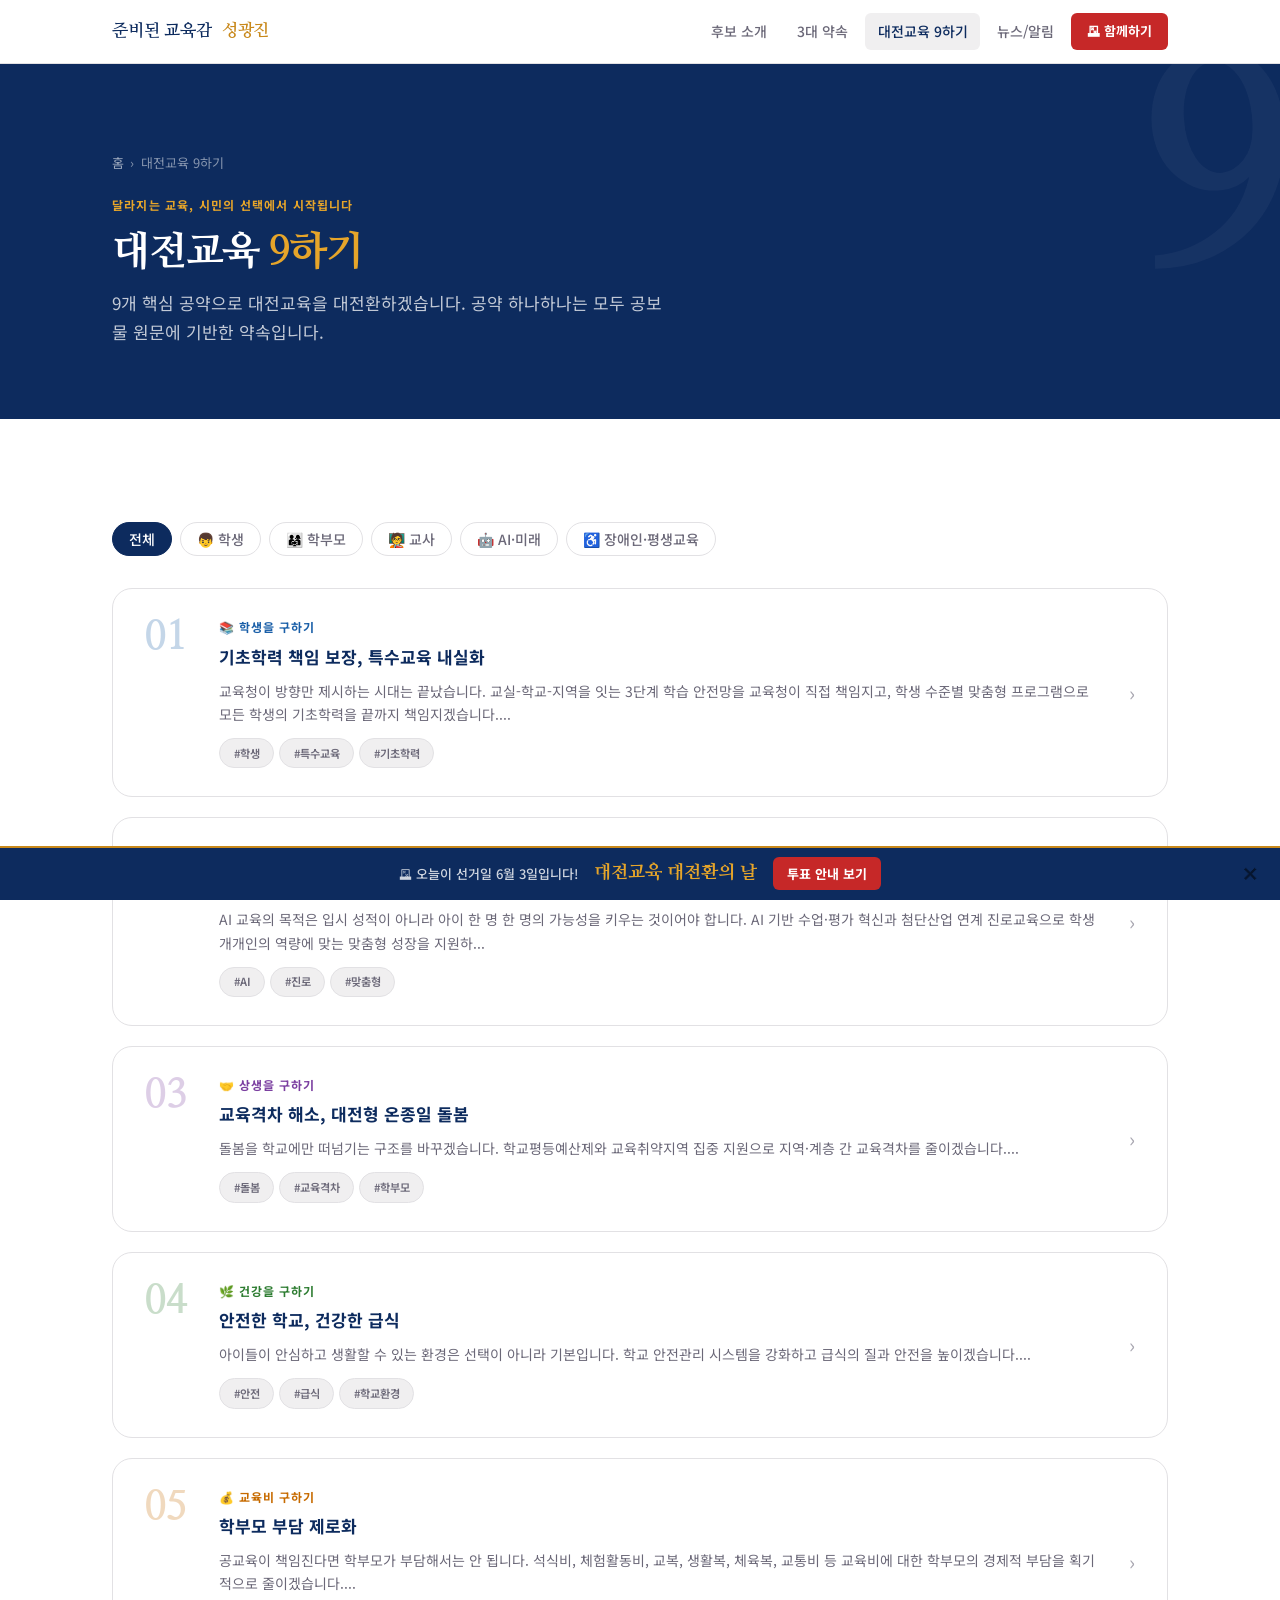
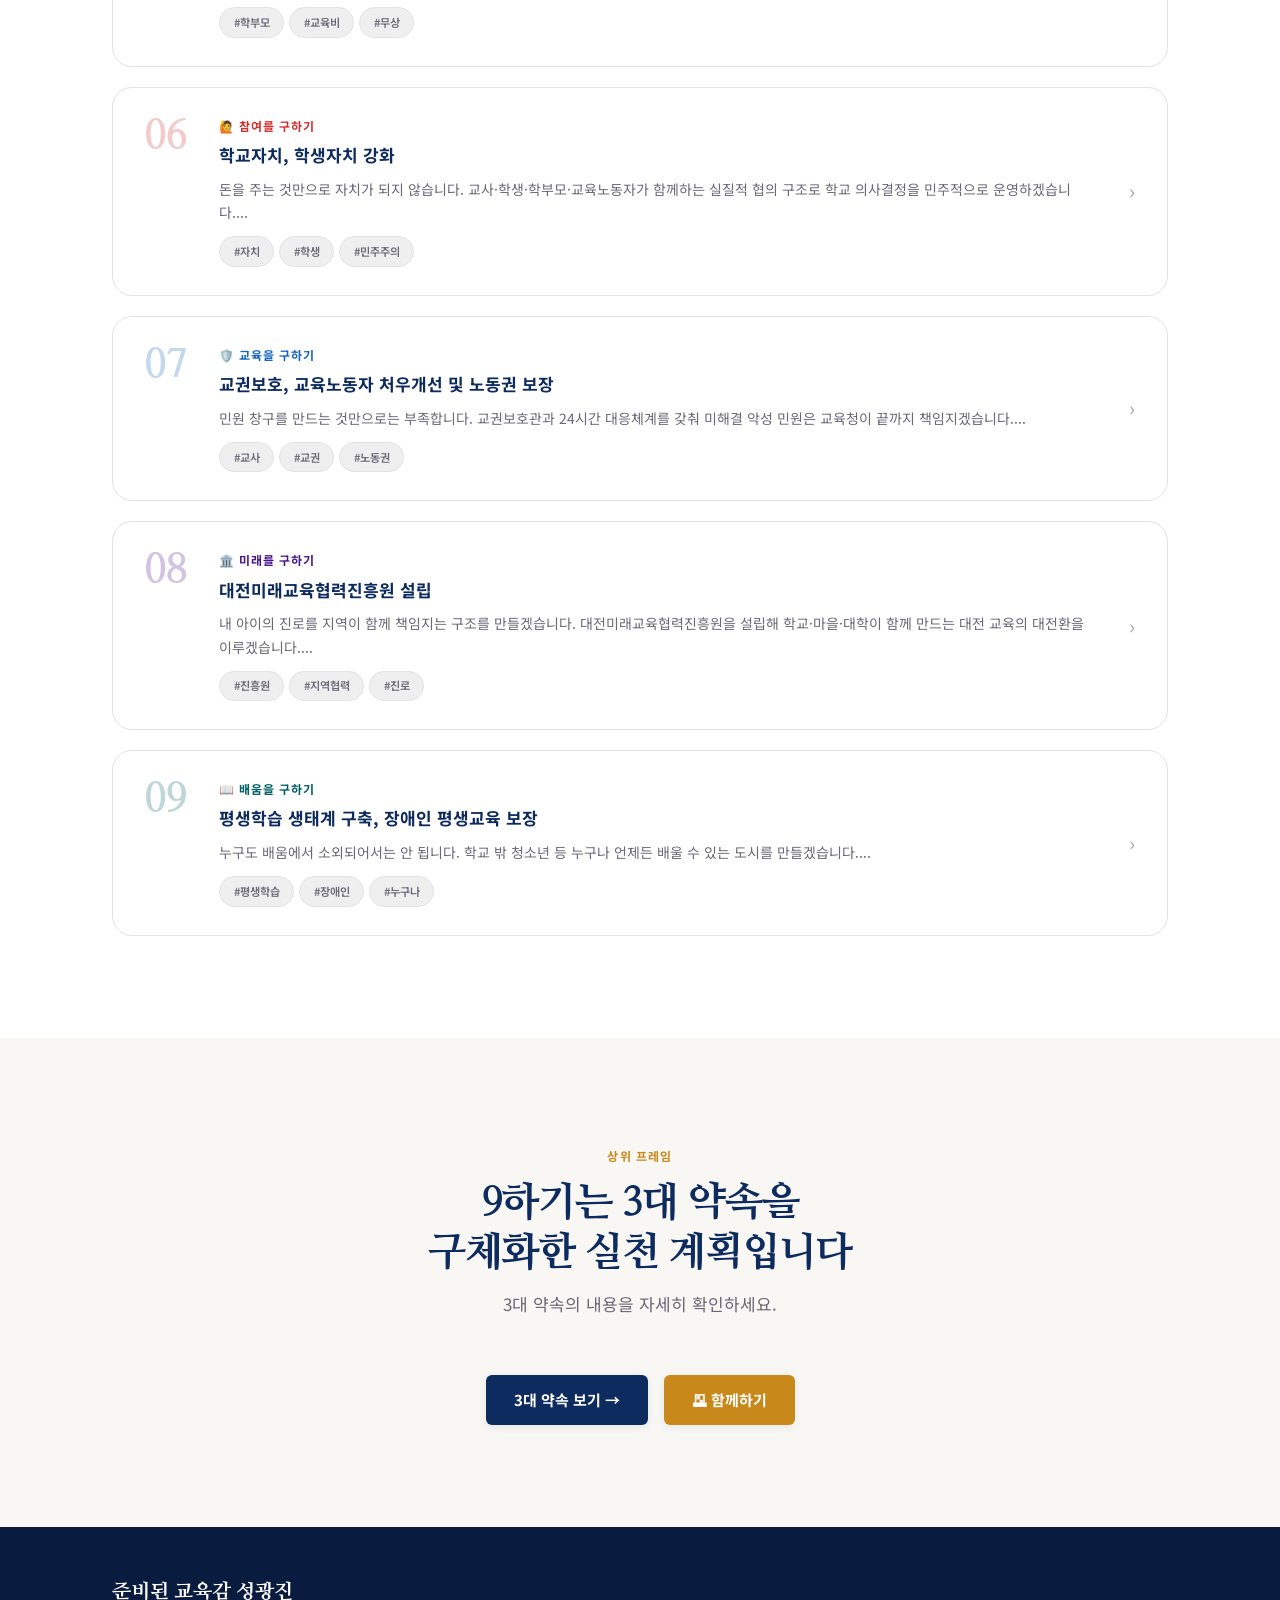
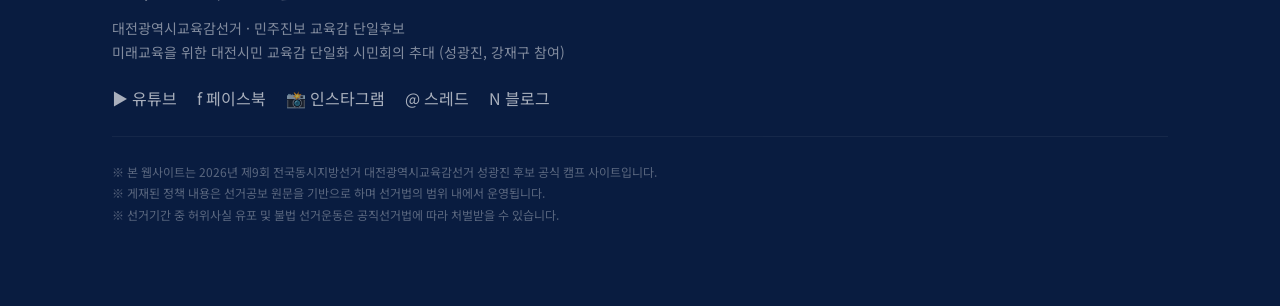
<file: pages/policies.html>
<!DOCTYPE html>
<html lang="ko">
<head>
  <meta charset="UTF-8">
  <meta name="viewport" content="width=device-width, initial-scale=1.0">
  <meta name="description" content="대전교육 9하기 — 성광진 후보 9대 핵심 공약 전체 목록">
  <title>대전교육 9하기 | 준비된 교육감 성광진</title>
  <link rel="preconnect" href="https://fonts.googleapis.com">
  <link rel="stylesheet" href="https://fonts.googleapis.com/css2?family=Noto+Sans+KR:wght@300;400;500;700;900&family=Nanum+Myeongjo:wght@400;700;800&display=swap">
  <link rel="stylesheet" href="../css/style.css">
  <style>
    .page-hero { background:var(--navy); color:var(--white); padding:clamp(3.5rem,7vw,5.5rem) 0 clamp(3rem,6vw,4.5rem); position:relative; overflow:hidden; }
    .page-hero::before { content:'9'; position:absolute; right:-1rem; top:-2rem; font-family:var(--font-serif); font-size:18rem; font-weight:800; color:rgba(255,255,255,.04); line-height:1; }
    .breadcrumb { font-size:.8125rem; color:rgba(255,255,255,.5); margin-bottom:1rem; display:flex; align-items:center; gap:.4rem; }
    .breadcrumb a { color:rgba(255,255,255,.6); } .breadcrumb a:hover { color:var(--white); }
    .filter-bar { display:flex; gap:.5rem; flex-wrap:wrap; margin-bottom:2rem; }
    .filter-btn { padding:.4rem 1rem; border-radius:999px; font-size:.875rem; font-weight:500; border:1.5px solid var(--gray-200); color:var(--gray-600); background:var(--white); cursor:pointer; transition:all var(--transition); font-family:var(--font-sans); }
    .filter-btn:hover { border-color:var(--navy); color:var(--navy); }
    .filter-btn.active { background:var(--navy); color:var(--white); border-color:var(--navy); }
    .policies-list { display:flex; flex-direction:column; gap:1.25rem; }
    .policy-row { display:grid; grid-template-columns:auto 1fr auto; gap:2rem; align-items:start; background:var(--white); border:1.5px solid var(--gray-200); border-radius:var(--radius-lg); padding:1.75rem 2rem; cursor:pointer; transition:all var(--transition); text-decoration:none; color:inherit; }
    .policy-row:hover { border-color:var(--policy-color,var(--navy)); box-shadow:var(--shadow-md); transform:translateX(4px); }
    .policy-row-num { font-family:var(--font-serif); font-size:2.5rem; font-weight:800; color:var(--policy-color,var(--navy)); opacity:.25; line-height:1; min-width:2.5rem; text-align:center; }
    .policy-row-key { font-size:.75rem; font-weight:700; letter-spacing:.08em; color:var(--policy-color,var(--navy)); margin-bottom:.3rem; }
    .policy-row-title { font-size:1.0625rem; font-weight:700; color:var(--navy); margin-bottom:.5rem; }
    .policy-row-summary { font-size:.875rem; color:var(--gray-600); line-height:1.65; }
    .policy-row-tags { display:flex; flex-wrap:wrap; gap:.3rem; margin-top:.75rem; }
    .policy-row-arrow { font-size:1.25rem; color:var(--gray-400); align-self:center; transition:transform var(--transition),color var(--transition); }
    .policy-row:hover .policy-row-arrow { transform:translateX(4px); color:var(--navy); }
    @media (max-width:640px) { .policy-row { grid-template-columns:auto 1fr; padding:1.25rem; } .policy-row-arrow { display:none; } }
  </style>
</head>
<body>
<div id="nav-placeholder"></div>
<main id="main-content" class="page-offset">

  <section class="page-hero">
    <div class="container" style="position:relative;z-index:1">
      <nav class="breadcrumb" aria-label="경로">
        <a href="../index.html">홈</a> <span>›</span> <span aria-current="page">대전교육 9하기</span>
      </nav>
      <span class="section-label light">달라지는 교육, 시민의 선택에서 시작됩니다</span>
      <h1 class="section-title light">대전교육 <span style="color:var(--gold-light)">9하기</span></h1>
      <p class="section-subtitle light" style="margin-bottom:0;max-width:560px">9개 핵심 공약으로 대전교육을 대전환하겠습니다. 공약 하나하나는 모두 공보물 원문에 기반한 약속입니다.</p>
    </div>
  </section>

  <section class="section">
    <div class="container">
      <div class="filter-bar" role="group" aria-label="대상별 필터">
        <button class="filter-btn active" onclick="filterPolicies('all',this)" aria-pressed="true">전체</button>
        <button class="filter-btn" onclick="filterPolicies('학생',this)" aria-pressed="false">👦 학생</button>
        <button class="filter-btn" onclick="filterPolicies('학부모',this)" aria-pressed="false">👨‍👩‍👧 학부모</button>
        <button class="filter-btn" onclick="filterPolicies('교사',this)" aria-pressed="false">🧑‍🏫 교사</button>
        <button class="filter-btn" onclick="filterPolicies('AI',this)" aria-pressed="false">🤖 AI·미래</button>
        <button class="filter-btn" onclick="filterPolicies('장애인',this)" aria-pressed="false">♿ 장애인·평생교육</button>
      </div>
      <div class="policies-list" id="policies-list" role="list"></div>
    </div>
  </section>

  <section class="section section-alt">
    <div class="container text-center">
      <span class="section-label">상위 프레임</span>
      <h2 class="section-title" style="margin-bottom:.75rem">9하기는 3대 약속을<br>구체화한 실천 계획입니다</h2>
      <p class="section-subtitle">3대 약속의 내용을 자세히 확인하세요.</p>
      <div style="display:flex;gap:1rem;justify-content:center;flex-wrap:wrap">
        <a href="promises.html" class="btn btn-primary">3대 약속 보기 →</a>
        <a href="together.html" class="btn btn-gold">🗳 함께하기</a>
      </div>
    </div>
  </section>
</main>
<div id="footer-placeholder"></div>

<script src="../js/data.js"></script>
<script src="../js/main.js"></script>
<script>
  let _all = [];

  function renderList(list) {
    document.getElementById('policies-list').innerHTML = list.map((pol, i) => `
      <a href="policy-detail.html?id=${pol.id}"
         class="policy-row fade-in" style="--policy-color:${pol.color}" role="listitem"
         aria-label="${pol.id}번 공약: ${pol.key} — ${pol.title}">
        <div class="policy-row-num" aria-hidden="true">${String(pol.id).padStart(2,'0')}</div>
        <div>
          <div class="policy-row-key">${pol.icon} ${pol.key}</div>
          <div class="policy-row-title">${pol.title}</div>
          <div class="policy-row-summary">${pol.summary.substring(0,110)}...</div>
          <div class="policy-row-tags">
            ${pol.tags.map(t => `<span class="badge badge-gray" style="font-size:.7rem">#${t}</span>`).join('')}
          </div>
        </div>
        <div class="policy-row-arrow" aria-hidden="true">›</div>
      </a>`).join('');
    initFadeIn();
  }

  function filterPolicies(tag, btn) {
    document.querySelectorAll('.filter-btn').forEach(b => { b.classList.remove('active'); b.setAttribute('aria-pressed','false'); });
    btn.classList.add('active'); btn.setAttribute('aria-pressed','true');
    renderList(tag === 'all' ? _all : _all.filter(p => p.tags.some(t => t.includes(tag))));
  }

  document.addEventListener('DOMContentLoaded', () => {
    _all = SKJ_DATA.policies9;
    renderList(_all);
  });
</script>
</body>
</html>
</file>
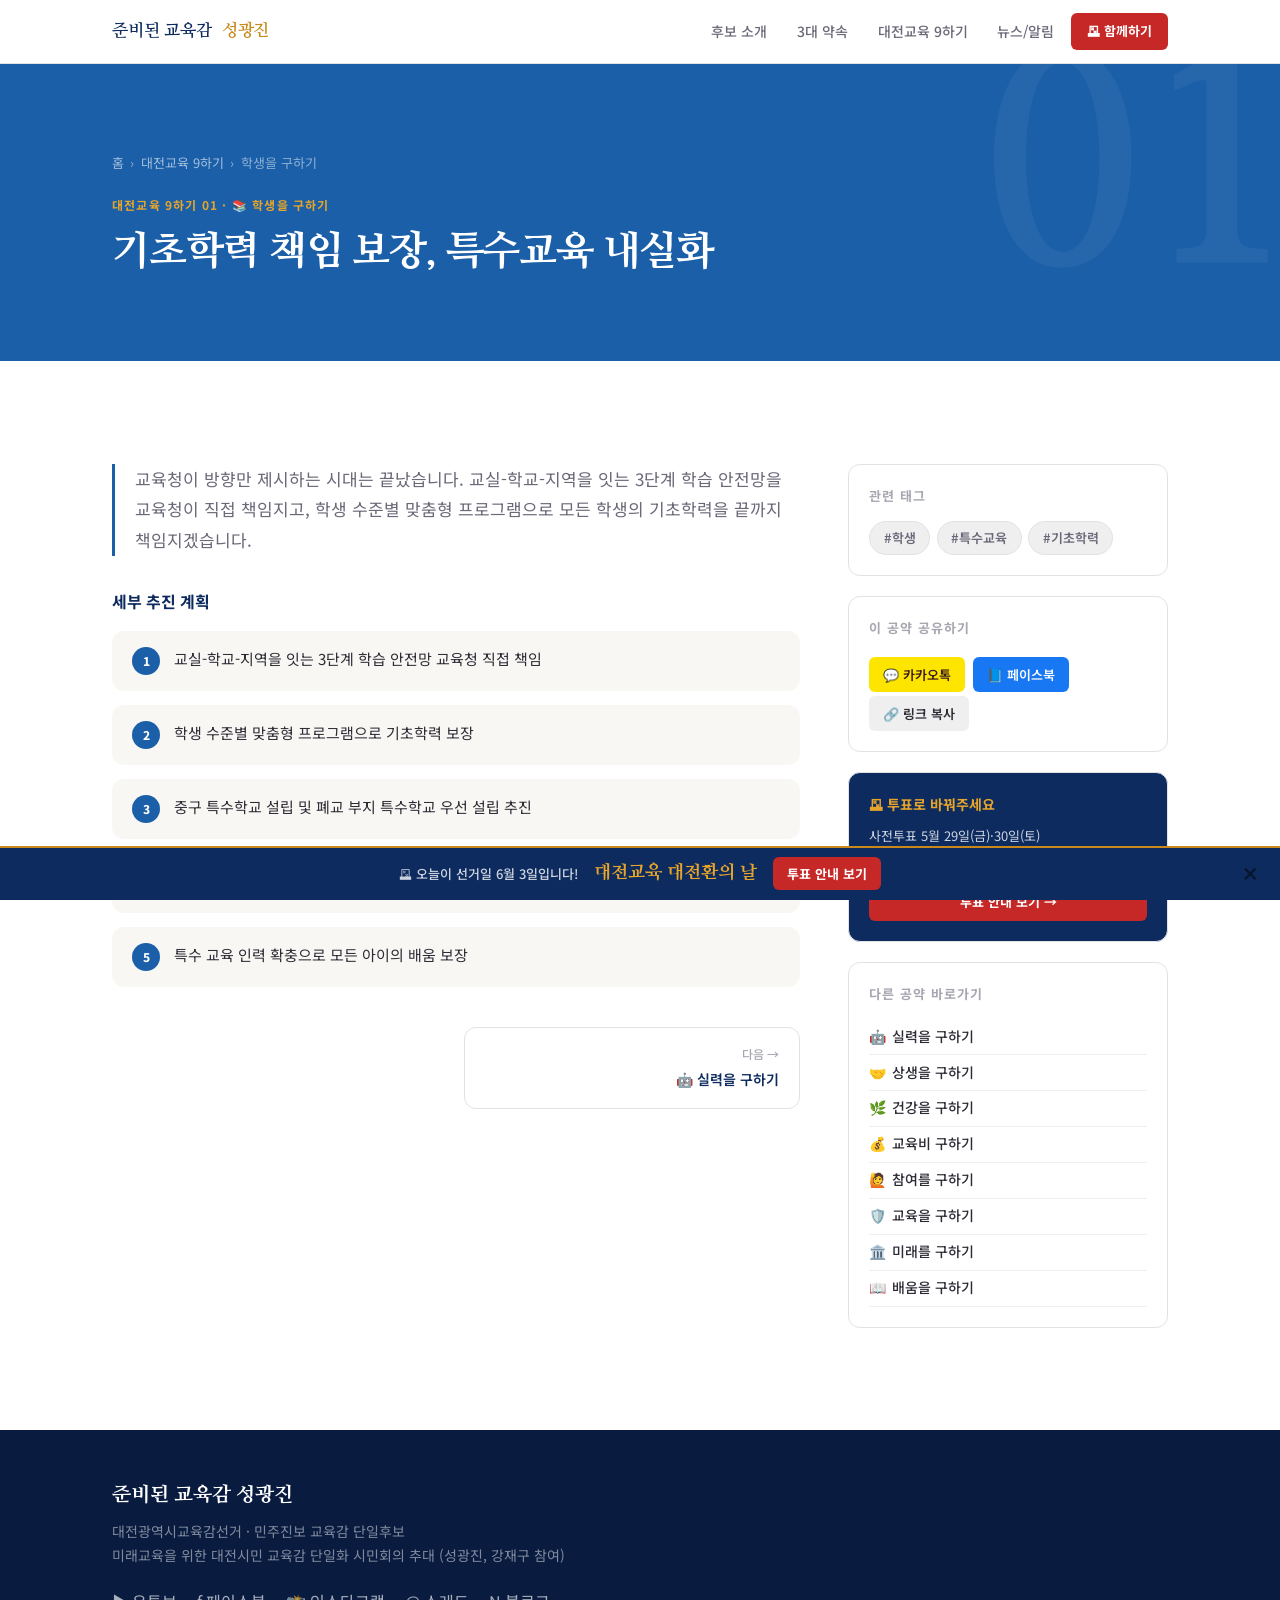
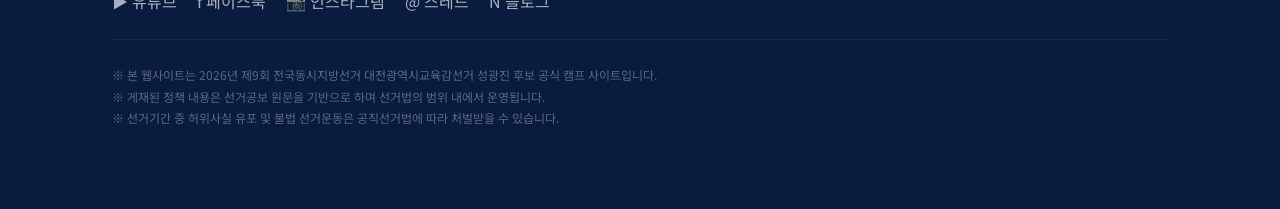
<file: pages/policy-detail.html>
<!DOCTYPE html>
<html lang="ko">
<head>
  <meta charset="UTF-8">
  <meta name="viewport" content="width=device-width, initial-scale=1.0">
  <title>공약 상세 | 준비된 교육감 성광진</title>
  <link rel="preconnect" href="https://fonts.googleapis.com">
  <link rel="stylesheet" href="https://fonts.googleapis.com/css2?family=Noto+Sans+KR:wght@300;400;500;700;900&family=Nanum+Myeongjo:wght@400;700;800&display=swap">
  <link rel="stylesheet" href="../css/style.css">
  <style>
    .page-hero { color:var(--white); padding:clamp(3.5rem,7vw,5.5rem) 0 clamp(3rem,6vw,4.5rem); position:relative; overflow:hidden; }
    .page-hero::before { content:attr(data-num); position:absolute; right:-1rem; top:-2rem; font-family:var(--font-serif); font-size:18rem; font-weight:800; color:rgba(255,255,255,.05); line-height:1; pointer-events:none; }
    .breadcrumb { font-size:.8125rem; color:rgba(255,255,255,.5); margin-bottom:1rem; display:flex; align-items:center; gap:.4rem; }
    .breadcrumb a { color:rgba(255,255,255,.6); } .breadcrumb a:hover { color:var(--white); }
    .detail-grid { display:grid; grid-template-columns:1fr 320px; gap:3rem; align-items:start; }
    .detail-summary { font-size:1.0625rem; color:var(--gray-600); line-height:1.8; margin-bottom:2rem; padding-left:1.25rem; border-left:3px solid var(--navy); }
    .detail-points { display:flex; flex-direction:column; gap:.875rem; }
    .detail-point { display:flex; gap:.875rem; align-items:flex-start; background:var(--off-white); border-radius:var(--radius-md); padding:1rem 1.25rem; }
    .detail-point-num { width:1.75rem; height:1.75rem; border-radius:50%; flex-shrink:0; display:flex; align-items:center; justify-content:center; font-size:.75rem; font-weight:800; color:var(--white); background:var(--navy); }
    .detail-point-text { font-size:.9375rem; color:var(--gray-800); line-height:1.55; }
    .sidebar { display:flex; flex-direction:column; gap:1.25rem; }
    .sidebar-card { background:var(--white); border:1px solid var(--gray-200); border-radius:var(--radius-md); padding:1.25rem; }
    .sidebar-card-title { font-size:.8125rem; font-weight:700; color:var(--gray-400); text-transform:uppercase; letter-spacing:.08em; margin-bottom:.875rem; }
    .prev-next { display:grid; grid-template-columns:1fr 1fr; gap:1rem; margin-top:2.5rem; }
    .prev-next-btn { background:var(--white); border:1.5px solid var(--gray-200); border-radius:var(--radius-md); padding:1rem 1.25rem; font-size:.875rem; cursor:pointer; transition:all var(--transition); text-decoration:none; color:inherit; display:flex; flex-direction:column; gap:.25rem; }
    .prev-next-btn:hover { border-color:var(--navy); box-shadow:var(--shadow-sm); }
    .prev-next-dir { font-size:.75rem; color:var(--gray-400); font-weight:500; }
    .prev-next-name { font-weight:600; color:var(--navy); }
    .share-btn { padding:.5rem .875rem; border-radius:var(--radius-sm); font-size:.8125rem; font-weight:600; cursor:pointer; transition:opacity .2s; display:inline-flex; align-items:center; gap:.35rem; border:none; margin:.25rem .25rem 0 0; font-family:var(--font-sans); }
    .share-btn:hover { opacity:.8; }
    @media (max-width:900px) { .detail-grid { grid-template-columns:1fr; } .prev-next { grid-template-columns:1fr; } }
  </style>
</head>
<body>
<div id="nav-placeholder"></div>
<main id="main-content" class="page-offset">

  <section class="page-hero" id="page-hero">
    <div class="container" style="position:relative;z-index:1">
      <nav class="breadcrumb" aria-label="경로">
        <a href="../index.html">홈</a> <span>›</span>
        <a href="policies.html">대전교육 9하기</a> <span>›</span>
        <span id="bc-current" aria-current="page">공약 상세</span>
      </nav>
      <span class="section-label light" id="hero-key"></span>
      <h1 class="section-title light" id="hero-title"></h1>
    </div>
  </section>

  <section class="section">
    <div class="container">
      <div class="detail-grid">
        <div>
          <p class="detail-summary" id="detail-summary"></p>
          <h2 style="font-size:1rem;font-weight:700;color:var(--navy);margin-bottom:1rem">세부 추진 계획</h2>
          <div class="detail-points" id="detail-points" role="list"></div>
          <div class="prev-next" id="prev-next"></div>
        </div>
        <aside class="sidebar">
          <div class="sidebar-card">
            <div class="sidebar-card-title">관련 태그</div>
            <div id="sidebar-tags" style="display:flex;flex-wrap:wrap;gap:.4rem"></div>
          </div>
          <div class="sidebar-card">
            <div class="sidebar-card-title">이 공약 공유하기</div>
            <button class="share-btn" style="background:#FEE500;color:#3C1E1E" onclick="shareKakao()">💬 카카오톡</button>
            <button class="share-btn" style="background:#1877F2;color:#fff" onclick="shareFB()">📘 페이스북</button>
            <button class="share-btn" style="background:var(--gray-100);color:var(--gray-800)" onclick="copyLink()">🔗 링크 복사</button>
            <p id="copy-msg" style="font-size:.75rem;color:var(--success);margin-top:.5rem;display:none">✅ 복사되었습니다!</p>
          </div>
          <div class="sidebar-card" style="background:var(--navy);color:var(--white)">
            <div style="font-size:.875rem;font-weight:700;color:var(--gold-light);margin-bottom:.5rem">🗳 투표로 바꿔주세요</div>
            <p style="font-size:.8125rem;opacity:.8;line-height:1.7;margin-bottom:.875rem">사전투표 5월 29일(금)·30일(토)<br><strong style="color:var(--gold-light)">선거일 6월 3일(화)</strong></p>
            <a href="together.html" class="btn btn-danger" style="font-size:.8125rem;padding:.5rem 1rem;width:100%;justify-content:center">투표 안내 보기 →</a>
          </div>
          <div class="sidebar-card">
            <div class="sidebar-card-title">다른 공약 바로가기</div>
            <div id="sidebar-other"></div>
          </div>
        </aside>
      </div>
    </div>
  </section>
</main>
<div id="footer-placeholder"></div>

<script src="../js/data.js"></script>
<script src="../js/main.js"></script>
<script>
  function renderDetail() {
    const id  = parseInt(new URLSearchParams(location.search).get('id')) || 1;
    const data = SKJ_DATA;
    const pol  = data.policies9.find(p => p.id === id);
    if (!pol) { location.href = 'policies.html'; return; }

    document.title = `${pol.key} | 대전교육 9하기 | 성광진`;
    const hero = document.getElementById('page-hero');
    hero.style.background = pol.color;
    hero.setAttribute('data-num', String(pol.id).padStart(2,'0'));
    document.getElementById('bc-current').textContent = pol.key;
    document.getElementById('hero-key').textContent   = `대전교육 9하기 ${String(pol.id).padStart(2,'0')} · ${pol.icon} ${pol.key}`;
    document.getElementById('hero-title').textContent = pol.title;

    const sumEl = document.getElementById('detail-summary');
    sumEl.textContent = pol.summary;
    sumEl.style.borderLeftColor = pol.color;

    document.getElementById('detail-points').innerHTML = pol.details.map((d, i) => `
      <div class="detail-point fade-in fade-in-delay-${i+1}" role="listitem">
        <div class="detail-point-num" style="background:${pol.color}">${i+1}</div>
        <div class="detail-point-text">${d}</div>
      </div>`).join('');

    document.getElementById('sidebar-tags').innerHTML =
      pol.tags.map(t => `<span class="badge badge-gray">#${t}</span>`).join('');

    const prev = data.policies9.find(p => p.id === id - 1);
    const next = data.policies9.find(p => p.id === id + 1);
    document.getElementById('prev-next').innerHTML = `
      ${prev ? `<a href="policy-detail.html?id=${prev.id}" class="prev-next-btn"><span class="prev-next-dir">← 이전</span><span class="prev-next-name">${prev.icon} ${prev.key}</span></a>` : '<div></div>'}
      ${next ? `<a href="policy-detail.html?id=${next.id}" class="prev-next-btn" style="text-align:right"><span class="prev-next-dir">다음 →</span><span class="prev-next-name">${next.icon} ${next.key}</span></a>` : '<div></div>'}`;

    document.getElementById('sidebar-other').innerHTML = data.policies9.filter(p => p.id !== id).map(p => `
      <a href="policy-detail.html?id=${p.id}" style="font-size:.875rem;color:var(--gray-700);padding:.35rem 0;border-bottom:1px solid var(--gray-100);display:flex;gap:.4rem;align-items:center;text-decoration:none;transition:color .2s"
         onmouseover="this.style.color='var(--navy)'" onmouseout="this.style.color='var(--gray-700)'">
        <span>${p.icon}</span><span style="font-weight:500">${p.key}</span>
      </a>`).join('');

    initFadeIn();
  }

  function shareKakao() {
    if (navigator.share) navigator.share({ title: document.title, url: location.href });
    else window.open('https://story.kakao.com/share?url=' + encodeURIComponent(location.href));
  }
  function shareFB() {
    window.open('https://www.facebook.com/sharer/sharer.php?u=' + encodeURIComponent(location.href), '_blank', 'width=600,height=400');
  }
  function copyLink() {
    navigator.clipboard.writeText(location.href).then(() => {
      const m = document.getElementById('copy-msg');
      m.style.display = 'block';
      setTimeout(() => m.style.display = 'none', 2500);
    });
  }

  document.addEventListener('DOMContentLoaded', renderDetail);
</script>
</body>
</html>
</file>
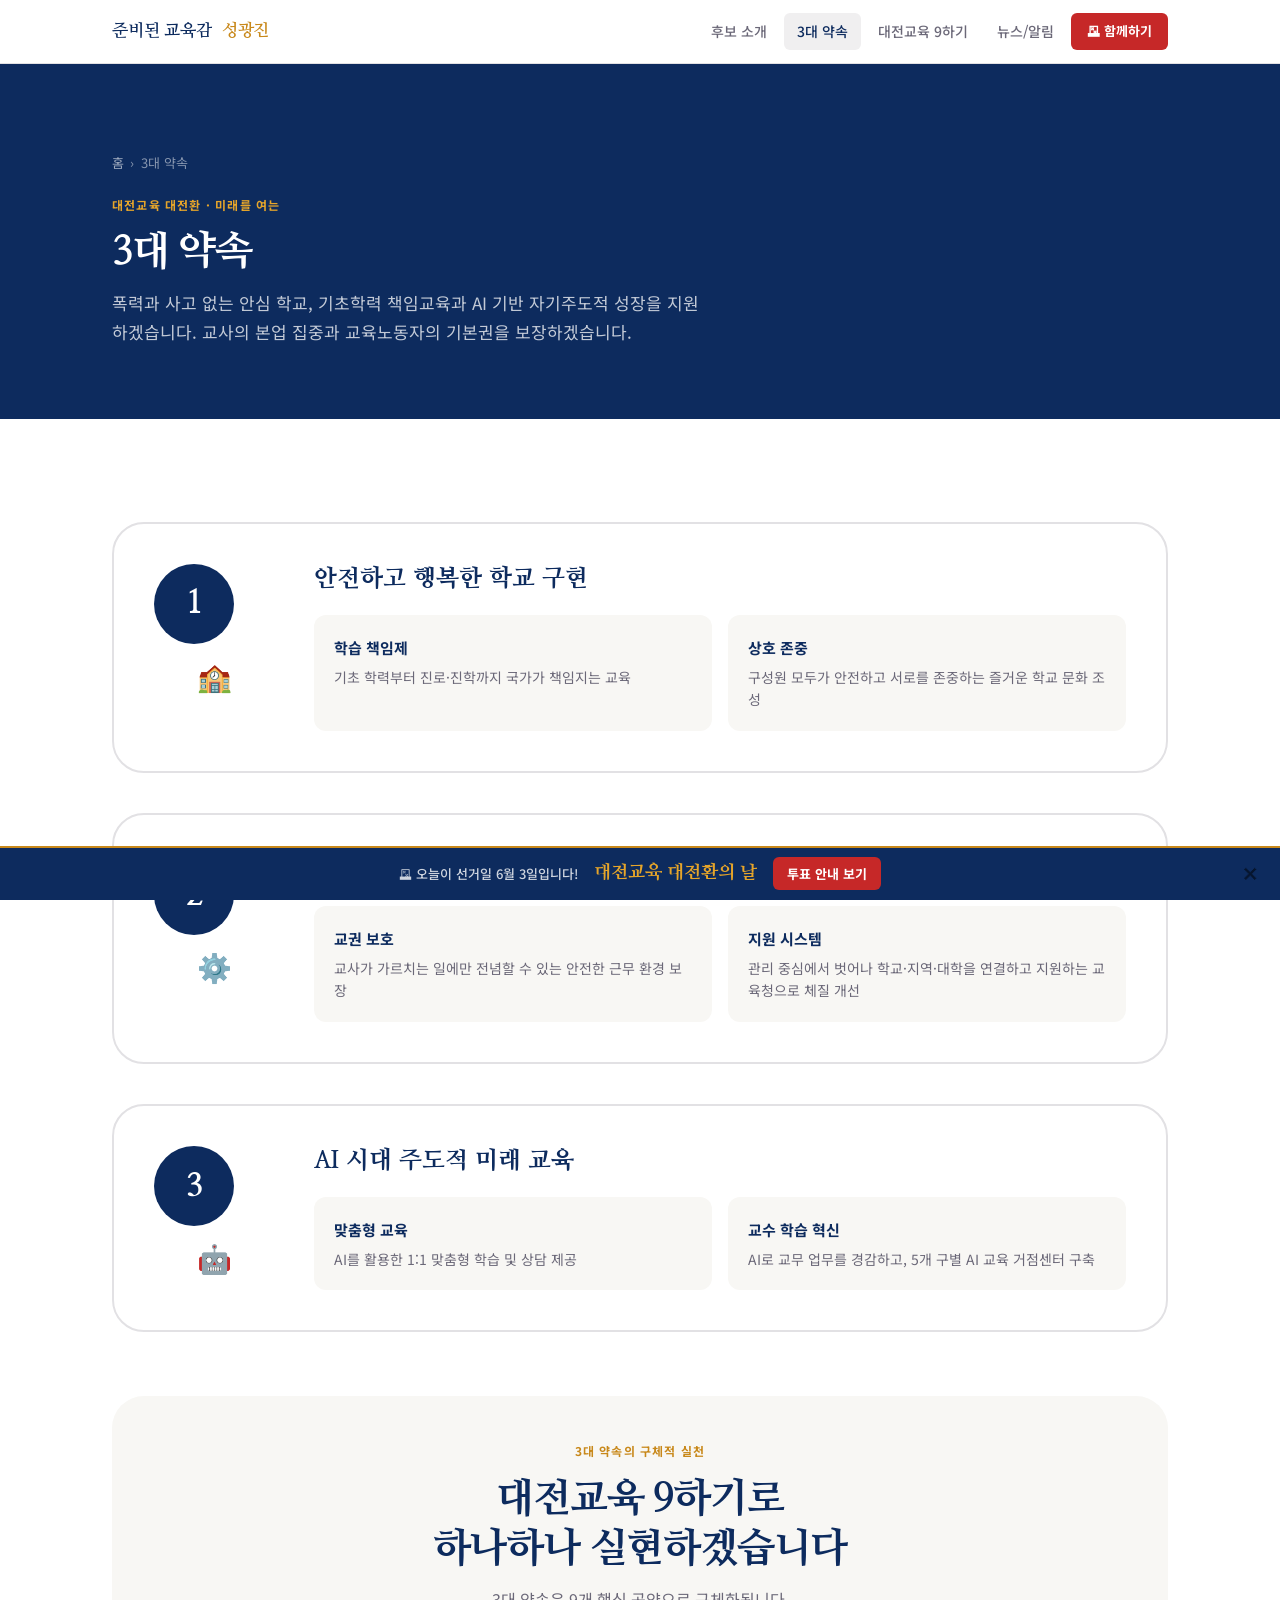
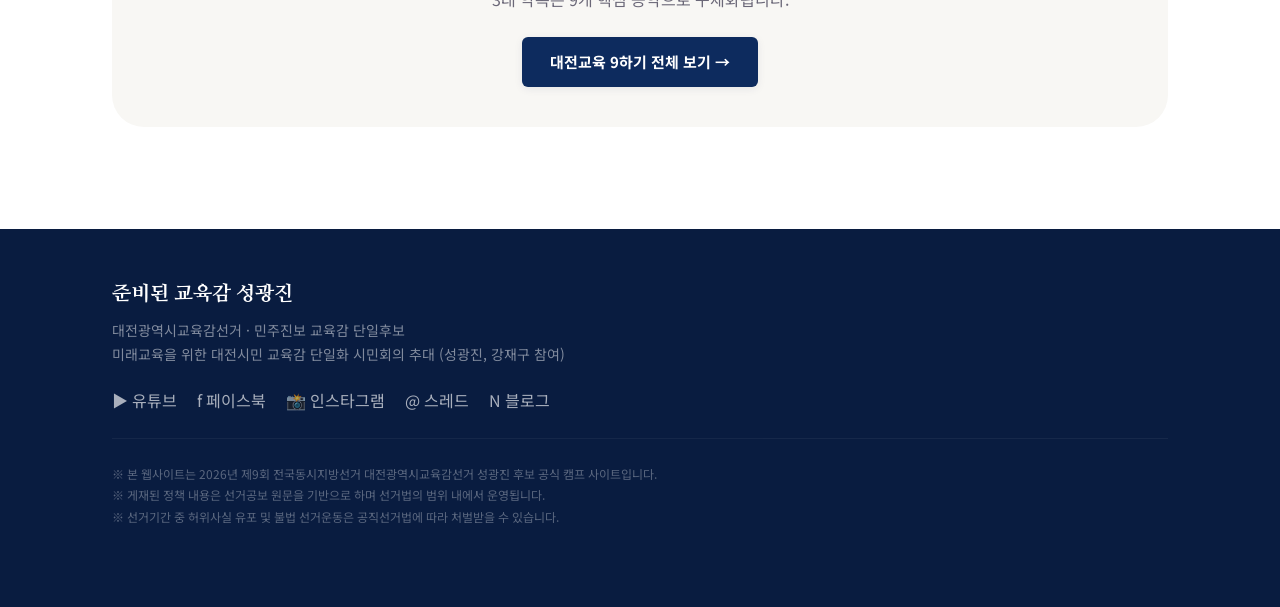
<file: pages/promises.html>
<!DOCTYPE html>
<html lang="ko">
<head>
  <meta charset="UTF-8">
  <meta name="viewport" content="width=device-width, initial-scale=1.0">
  <meta name="description" content="대전교육 대전환 3대 약속 — 안전하고 행복한 학교, 현장 중심 교육행정 혁신, AI 시대 미래 교육">
  <title>3대 약속 | 준비된 교육감 성광진</title>
  <link rel="preconnect" href="https://fonts.googleapis.com">
  <link rel="stylesheet" href="https://fonts.googleapis.com/css2?family=Noto+Sans+KR:wght@300;400;500;700;900&family=Nanum+Myeongjo:wght@400;700;800&display=swap">
  <link rel="stylesheet" href="../css/style.css">
  <style>
    .page-hero { background:var(--navy); color:var(--white); padding:clamp(3.5rem,7vw,5.5rem) 0 clamp(3rem,6vw,4.5rem); position:relative; overflow:hidden; }
    .breadcrumb { font-size:.8125rem; color:rgba(255,255,255,.5); margin-bottom:1rem; display:flex; align-items:center; gap:.4rem; }
    .breadcrumb a { color:rgba(255,255,255,.6); }
    .promise-big { display:flex; flex-direction:column; gap:2.5rem; }
    .promise-big-card { display:grid; grid-template-columns:120px 1fr; gap:2.5rem; align-items:start; background:var(--white); border:2px solid var(--gray-200); border-radius:var(--radius-xl); padding:2.5rem; transition:all var(--transition); }
    .promise-big-card:hover { border-color:var(--navy); box-shadow:var(--shadow-md); }
    .promise-big-num { display:flex; align-items:center; justify-content:center; width:80px; height:80px; border-radius:50%; background:var(--navy); color:var(--white); font-family:var(--font-serif); font-size:2rem; font-weight:800; }
    .promise-big-icon { font-size:1.75rem; margin-top:.5rem; text-align:center; }
    .promise-big-title { font-family:var(--font-serif); font-size:1.5rem; font-weight:800; color:var(--navy); margin-bottom:1.25rem; line-height:1.3; }
    .promise-items-grid { display:grid; grid-template-columns:1fr 1fr; gap:1rem; }
    .promise-item-card { background:var(--off-white); border-radius:var(--radius-md); padding:1.25rem; }
    .promise-item-title { font-weight:700; color:var(--navy); margin-bottom:.35rem; font-size:.9375rem; }
    .promise-item-desc { font-size:.875rem; color:var(--gray-600); line-height:1.6; }
    @media (max-width:768px) { .promise-big-card { grid-template-columns:1fr; } .promise-items-grid { grid-template-columns:1fr; } }
  </style>
</head>
<body>
<div id="nav-placeholder"></div>
<main id="main-content" class="page-offset">

  <section class="page-hero">
    <div class="container" style="position:relative;z-index:1">
      <nav class="breadcrumb" aria-label="경로">
        <a href="../index.html">홈</a> <span>›</span> <span aria-current="page">3대 약속</span>
      </nav>
      <span class="section-label light">대전교육 대전환 · 미래를 여는</span>
      <h1 class="section-title light">3대 약속</h1>
      <p class="section-subtitle light" style="margin-bottom:0;max-width:600px">폭력과 사고 없는 안심 학교, 기초학력 책임교육과 AI 기반 자기주도적 성장을 지원하겠습니다. 교사의 본업 집중과 교육노동자의 기본권을 보장하겠습니다.</p>
    </div>
  </section>

  <section class="section">
    <div class="container">
      <div class="promise-big" id="promises-big" role="list"></div>
      <div style="margin-top:4rem;background:var(--off-white);border-radius:var(--radius-xl);padding:2.5rem;text-align:center">
        <span class="section-label">3대 약속의 구체적 실천</span>
        <h2 class="section-title" style="margin-bottom:.75rem">대전교육 9하기로<br>하나하나 실현하겠습니다</h2>
        <p style="font-size:1rem;color:var(--gray-600);margin-bottom:1.5rem">3대 약속은 9개 핵심 공약으로 구체화됩니다.</p>
        <a href="policies.html" class="btn btn-primary">대전교육 9하기 전체 보기 →</a>
      </div>
    </div>
  </section>
</main>
<div id="footer-placeholder"></div>

<script src="../js/data.js"></script>
<script src="../js/main.js"></script>
<script>
  document.addEventListener('DOMContentLoaded', () => {
    document.getElementById('promises-big').innerHTML = SKJ_DATA.promises3.map((p, i) => `
      <article class="promise-big-card fade-in fade-in-delay-${i+1}" role="listitem">
        <div style="text-align:center">
          <div class="promise-big-num">${p.num}</div>
          <div class="promise-big-icon" aria-hidden="true">${p.icon}</div>
        </div>
        <div>
          <h2 class="promise-big-title">${p.title}</h2>
          <div class="promise-items-grid">
            ${p.items.map(it => `
              <div class="promise-item-card">
                <div class="promise-item-title">${it.label}</div>
                <div class="promise-item-desc">${it.desc}</div>
              </div>`).join('')}
          </div>
        </div>
      </article>`).join('');
    initFadeIn();
  });
</script>
</body>
</html>
</file>
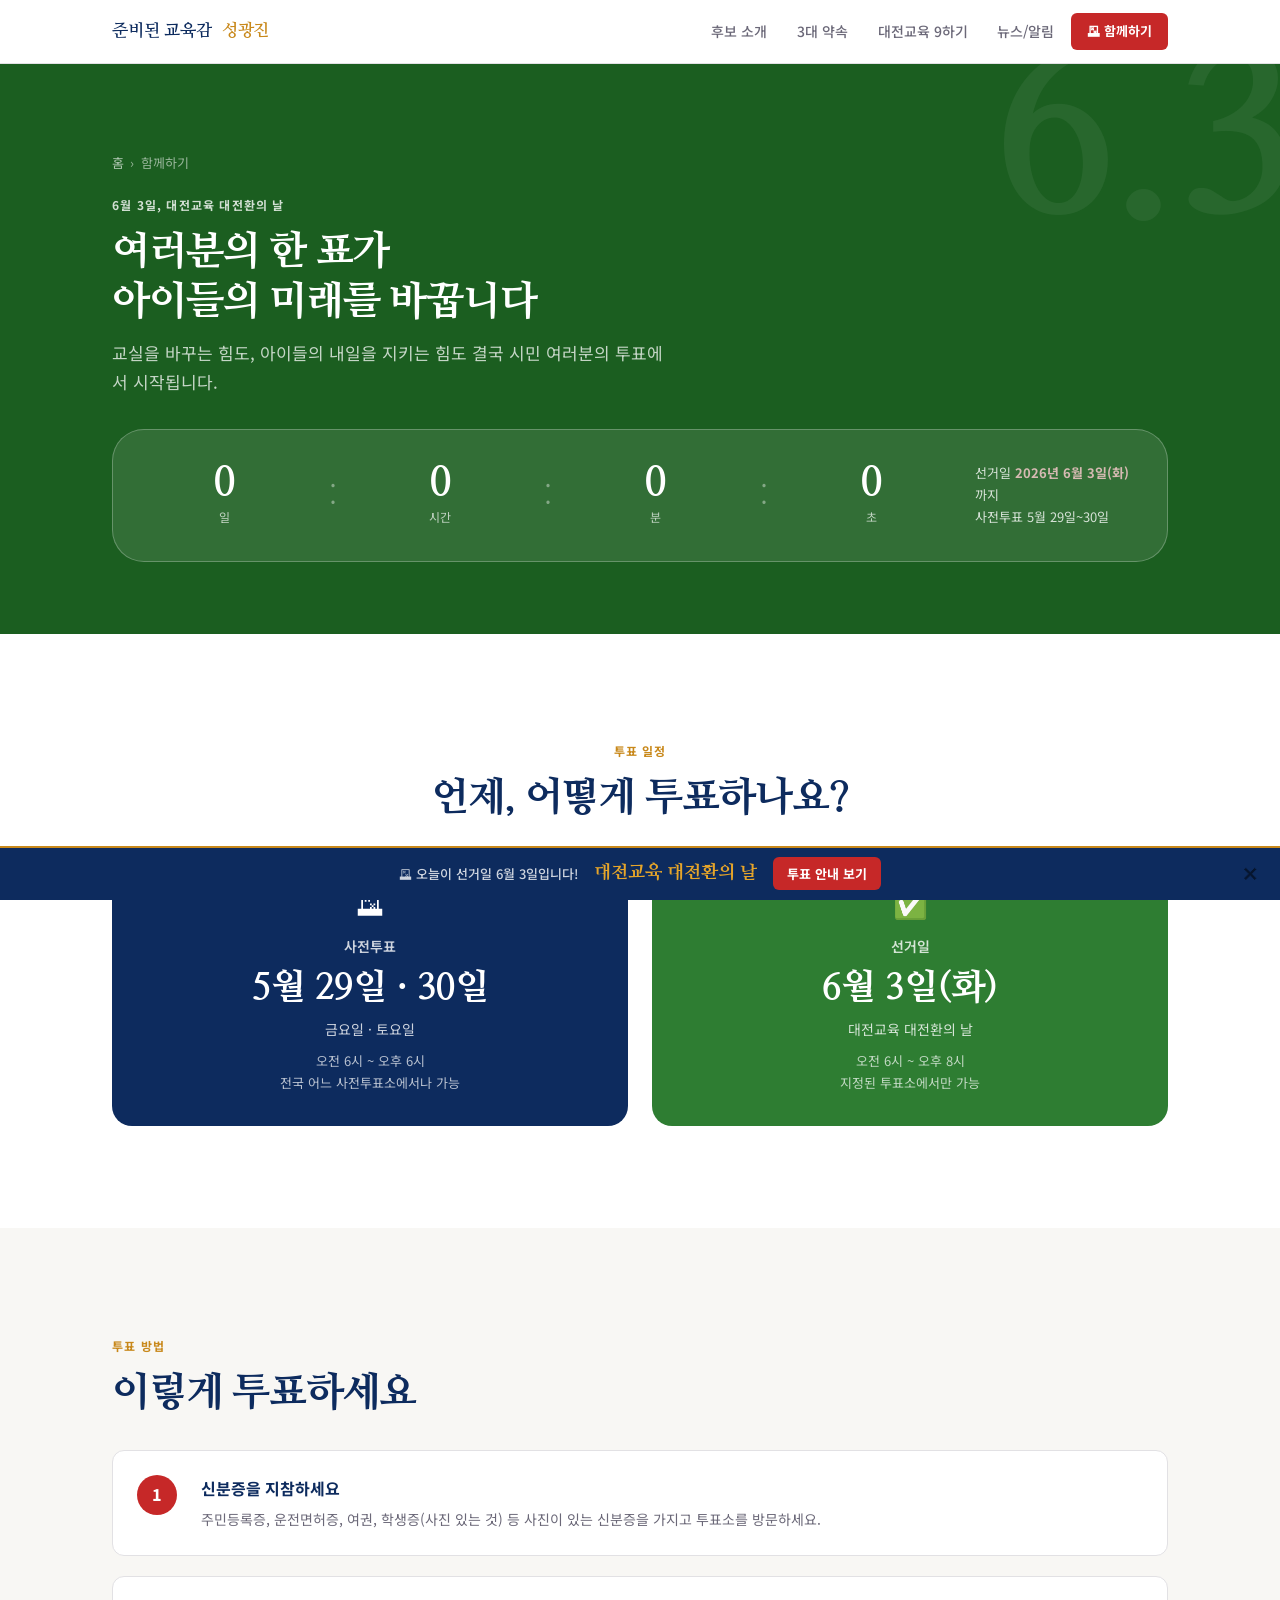
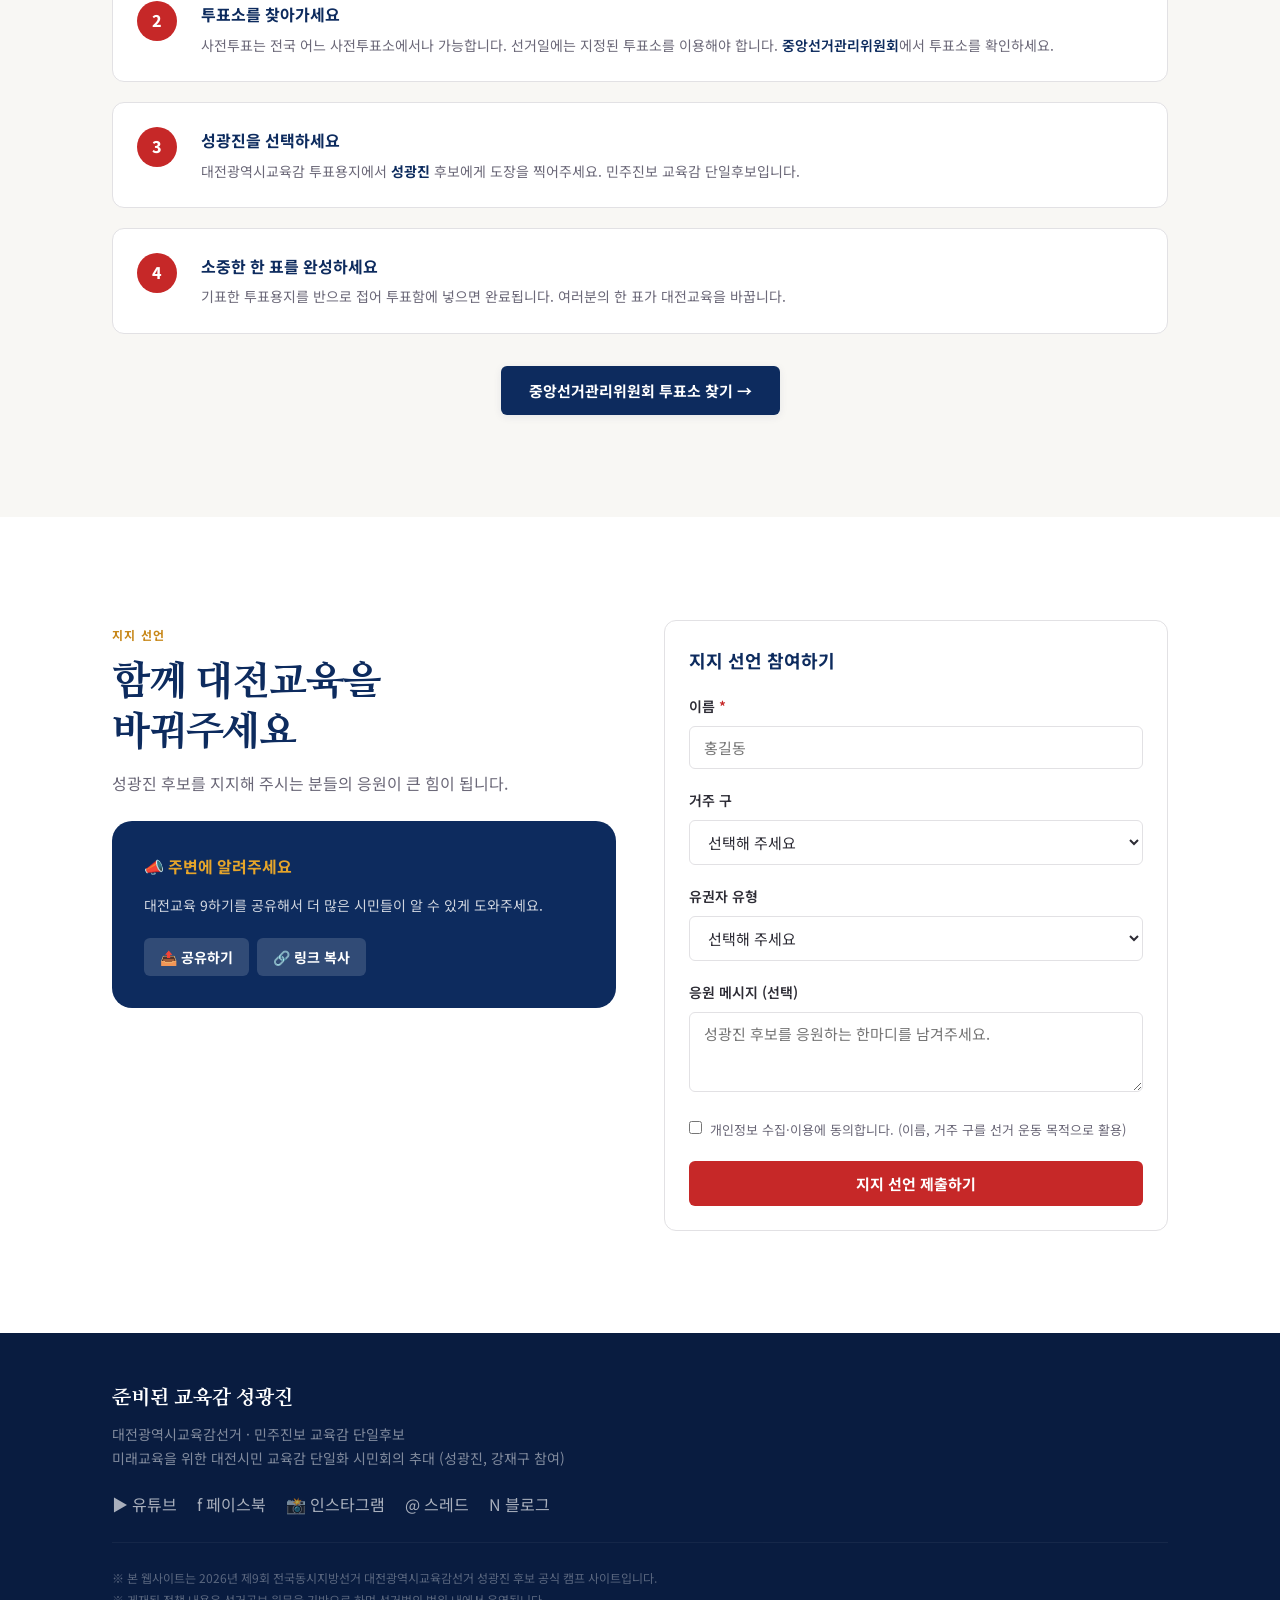
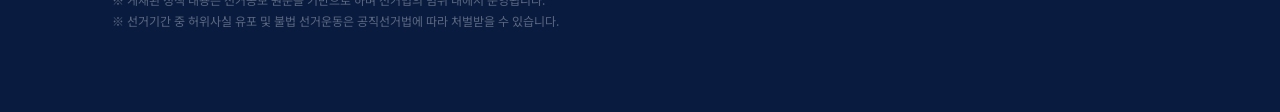
<file: pages/together.html>
<!DOCTYPE html>
<html lang="ko">
<head>
  <meta charset="UTF-8">
  <meta name="viewport" content="width=device-width, initial-scale=1.0">
  <meta name="description" content="성광진 후보 함께하기 — 사전투표(5/29~30), 선거일(6/3) 투표 안내, 지지 선언">
  <title>함께하기 | 준비된 교육감 성광진</title>
  <link rel="preconnect" href="https://fonts.googleapis.com">
  <link rel="stylesheet" href="https://fonts.googleapis.com/css2?family=Noto+Sans+KR:wght@300;400;500;700;900&family=Nanum+Myeongjo:wght@400;700;800&display=swap">
  <link rel="stylesheet" href="../css/style.css">
  <style>
    .page-hero { background:#1b5e20; color:var(--white); padding:clamp(3.5rem,7vw,5.5rem) 0 clamp(3rem,6vw,4.5rem); position:relative; overflow:hidden; }
    .page-hero::before { content:'6.3'; position:absolute; right:-1rem; top:-2rem; font-family:var(--font-serif); font-size:14rem; font-weight:800; color:rgba(255,255,255,.06); line-height:1; }
    .breadcrumb { font-size:.8125rem; color:rgba(255,255,255,.55); margin-bottom:1rem; display:flex; align-items:center; gap:.4rem; }
    .breadcrumb a { color:rgba(255,255,255,.65); }
    .countdown-box { background:rgba(255,255,255,.1); border:1px solid rgba(255,255,255,.25); border-radius:var(--radius-xl); padding:2rem; display:flex; gap:1.5rem; align-items:center; flex-wrap:wrap; margin-top:2rem; }
    .countdown-unit { text-align:center; flex:1; min-width:55px; }
    .countdown-num { font-family:var(--font-serif); font-size:2.5rem; font-weight:800; color:var(--white); line-height:1; }
    .countdown-label { font-size:.75rem; color:rgba(255,255,255,.7); margin-top:.25rem; }
    .countdown-sep { font-size:2rem; font-weight:300; color:rgba(255,255,255,.4); align-self:flex-start; padding-top:.25rem; }
    .date-card { border-radius:var(--radius-lg); padding:2rem; text-align:center; }
    .date-big { font-family:var(--font-serif); font-size:2.25rem; font-weight:800; line-height:1.2; margin:.5rem 0; }
    .vote-step { display:flex; gap:1.5rem; align-items:flex-start; background:var(--white); border:1px solid var(--gray-200); border-radius:var(--radius-md); padding:1.5rem; margin-bottom:1.25rem; }
    .vote-step-num { width:2.5rem; height:2.5rem; border-radius:50%; flex-shrink:0; background:var(--danger); color:var(--white); display:flex; align-items:center; justify-content:center; font-weight:800; font-size:1rem; }
    .vote-step-title { font-weight:700; color:var(--navy); margin-bottom:.35rem; font-size:1rem; }
    .vote-step-desc { font-size:.875rem; color:var(--gray-600); line-height:1.65; }
    .form-group { margin-bottom:1.25rem; }
    .form-label { display:block; font-size:.875rem; font-weight:600; color:var(--gray-800); margin-bottom:.4rem; }
    .form-input, .form-select, .form-textarea { width:100%; padding:.65rem .875rem; border:1.5px solid var(--gray-200); border-radius:var(--radius-sm); font-size:.9375rem; font-family:var(--font-sans); color:var(--gray-800); background:var(--white); transition:border-color var(--transition); }
    .form-input:focus, .form-select:focus, .form-textarea:focus { border-color:var(--navy); outline:none; }
    .form-textarea { resize:vertical; min-height:80px; }
    .share-section { background:var(--navy); border-radius:var(--radius-lg); padding:2rem; color:var(--white); }
    @media (max-width:640px) { .countdown-box { gap:1rem; } .countdown-num { font-size:1.75rem; } }
  </style>
</head>
<body>
<div id="nav-placeholder"></div>
<main id="main-content" class="page-offset">

  <section class="page-hero">
    <div class="container" style="position:relative;z-index:1">
      <nav class="breadcrumb" aria-label="경로">
        <a href="../index.html">홈</a> <span>›</span> <span aria-current="page">함께하기</span>
      </nav>
      <span class="section-label" style="color:rgba(255,255,255,.8)">6월 3일, 대전교육 대전환의 날</span>
      <h1 class="section-title light">여러분의 한 표가<br>아이들의 미래를 바꿉니다</h1>
      <p class="section-subtitle light" style="margin-bottom:0;max-width:560px">교실을 바꾸는 힘도, 아이들의 내일을 지키는 힘도 결국 시민 여러분의 투표에서 시작됩니다.</p>
      <div class="countdown-box" role="timer" aria-label="선거일까지 남은 시간">
        <div class="countdown-unit"><div class="countdown-num" id="cd-days">--</div><div class="countdown-label">일</div></div>
        <div class="countdown-sep" aria-hidden="true">:</div>
        <div class="countdown-unit"><div class="countdown-num" id="cd-hours">--</div><div class="countdown-label">시간</div></div>
        <div class="countdown-sep" aria-hidden="true">:</div>
        <div class="countdown-unit"><div class="countdown-num" id="cd-minutes">--</div><div class="countdown-label">분</div></div>
        <div class="countdown-sep" aria-hidden="true">:</div>
        <div class="countdown-unit"><div class="countdown-num" id="cd-seconds">--</div><div class="countdown-label">초</div></div>
        <div style="flex:1;min-width:130px;font-size:.8125rem;opacity:.8">선거일 <strong style="color:#ffcdd2">2026년 6월 3일(화)</strong>까지<br>사전투표 5월 29일~30일</div>
      </div>
    </div>
  </section>

  <section class="section">
    <div class="container">
      <div class="text-center mb-3">
        <span class="section-label">투표 일정</span>
        <h2 class="section-title">언제, 어떻게 투표하나요?</h2>
      </div>
      <div class="grid-2 fade-in">
        <div class="date-card" style="background:var(--navy);color:var(--white)">
          <div style="font-size:1.75rem">🗳</div>
          <div style="font-size:.875rem;font-weight:600;opacity:.8;margin-top:.5rem">사전투표</div>
          <div class="date-big">5월 29일 · 30일</div>
          <div style="font-size:.875rem;opacity:.8">금요일 · 토요일</div>
          <div style="font-size:.8125rem;opacity:.7;margin-top:.5rem">오전 6시 ~ 오후 6시<br>전국 어느 사전투표소에서나 가능</div>
        </div>
        <div class="date-card" style="background:#2e7d32;color:var(--white)">
          <div style="font-size:1.75rem">✅</div>
          <div style="font-size:.875rem;font-weight:600;opacity:.8;margin-top:.5rem">선거일</div>
          <div class="date-big">6월 3일(화)</div>
          <div style="font-size:.875rem;opacity:.8">대전교육 대전환의 날</div>
          <div style="font-size:.8125rem;opacity:.7;margin-top:.5rem">오전 6시 ~ 오후 8시<br>지정된 투표소에서만 가능</div>
        </div>
      </div>
    </div>
  </section>

  <section class="section section-alt">
    <div class="container">
      <span class="section-label">투표 방법</span>
      <h2 class="section-title" style="margin-bottom:2rem">이렇게 투표하세요</h2>
      <div role="list">
        <div class="vote-step fade-in" role="listitem">
          <div class="vote-step-num">1</div>
          <div><div class="vote-step-title">신분증을 지참하세요</div><div class="vote-step-desc">주민등록증, 운전면허증, 여권, 학생증(사진 있는 것) 등 사진이 있는 신분증을 가지고 투표소를 방문하세요.</div></div>
        </div>
        <div class="vote-step fade-in fade-in-delay-1" role="listitem">
          <div class="vote-step-num">2</div>
          <div><div class="vote-step-title">투표소를 찾아가세요</div><div class="vote-step-desc">사전투표는 전국 어느 사전투표소에서나 가능합니다. 선거일에는 지정된 투표소를 이용해야 합니다. <a href="https://www.nec.go.kr" target="_blank" rel="noopener" style="color:var(--navy);font-weight:600">중앙선거관리위원회</a>에서 투표소를 확인하세요.</div></div>
        </div>
        <div class="vote-step fade-in fade-in-delay-2" role="listitem">
          <div class="vote-step-num">3</div>
          <div><div class="vote-step-title">성광진을 선택하세요</div><div class="vote-step-desc">대전광역시교육감 투표용지에서 <strong style="color:var(--navy)">성광진</strong> 후보에게 도장을 찍어주세요. 민주진보 교육감 단일후보입니다.</div></div>
        </div>
        <div class="vote-step fade-in fade-in-delay-3" role="listitem">
          <div class="vote-step-num">4</div>
          <div><div class="vote-step-title">소중한 한 표를 완성하세요</div><div class="vote-step-desc">기표한 투표용지를 반으로 접어 투표함에 넣으면 완료됩니다. 여러분의 한 표가 대전교육을 바꿉니다.</div></div>
        </div>
      </div>
      <div style="margin-top:2rem;text-align:center">
        <a href="https://www.nec.go.kr" target="_blank" rel="noopener" class="btn btn-primary">중앙선거관리위원회 투표소 찾기 →</a>
      </div>
    </div>
  </section>

  <section class="section">
    <div class="container">
      <div class="grid-2" style="gap:3rem;align-items:start">
        <div>
          <span class="section-label">지지 선언</span>
          <h2 class="section-title" style="margin-bottom:.75rem">함께 대전교육을<br>바꿔주세요</h2>
          <p style="font-size:1rem;color:var(--gray-600);line-height:1.75;margin-bottom:1.5rem">성광진 후보를 지지해 주시는 분들의 응원이 큰 힘이 됩니다.</p>
          <div class="share-section fade-in">
            <h3 style="font-size:1rem;font-weight:700;color:var(--gold-light);margin-bottom:.875rem">📣 주변에 알려주세요</h3>
            <p style="font-size:.875rem;opacity:.8;line-height:1.7;margin-bottom:1.25rem">대전교육 9하기를 공유해서 더 많은 시민들이 알 수 있게 도와주세요.</p>
            <div style="display:flex;gap:.5rem;flex-wrap:wrap">
              <button onclick="shareNative()" class="btn" style="background:rgba(255,255,255,.15);color:var(--white);font-size:.875rem;padding:.55rem 1rem;font-family:var(--font-sans)">📤 공유하기</button>
              <button onclick="copyHomeLink()" class="btn" style="background:rgba(255,255,255,.15);color:var(--white);font-size:.875rem;padding:.55rem 1rem;font-family:var(--font-sans)">🔗 링크 복사</button>
            </div>
            <p id="share-copied" style="font-size:.75rem;color:var(--gold-light);margin-top:.5rem;display:none">✅ 링크가 복사되었습니다!</p>
          </div>
        </div>
        <div>
          <div class="card fade-in fade-in-delay-2">
            <h3 style="font-size:1.125rem;font-weight:700;color:var(--navy);margin-bottom:1.25rem">지지 선언 참여하기</h3>
            <form id="support-form" onsubmit="submitSupport(event)" novalidate>
              <div class="form-group">
                <label class="form-label" for="s-name">이름 <span style="color:var(--danger)">*</span></label>
                <input class="form-input" id="s-name" type="text" placeholder="홍길동" required autocomplete="name">
              </div>
              <div class="form-group">
                <label class="form-label" for="s-district">거주 구</label>
                <select class="form-select" id="s-district">
                  <option value="">선택해 주세요</option>
                  <option>동구</option><option>중구</option><option>서구</option><option>유성구</option><option>대덕구</option>
                </select>
              </div>
              <div class="form-group">
                <label class="form-label" for="s-role">유권자 유형</label>
                <select class="form-select" id="s-role">
                  <option value="">선택해 주세요</option>
                  <option>학부모</option><option>교사·교직원</option><option>학생</option><option>일반 시민</option><option>교육노동자</option>
                </select>
              </div>
              <div class="form-group">
                <label class="form-label" for="s-msg">응원 메시지 (선택)</label>
                <textarea class="form-textarea" id="s-msg" placeholder="성광진 후보를 응원하는 한마디를 남겨주세요."></textarea>
              </div>
              <div class="form-group">
                <label style="display:flex;align-items:flex-start;gap:.5rem;font-size:.8125rem;color:var(--gray-600);cursor:pointer">
                  <input type="checkbox" id="s-agree" required style="margin-top:2px;flex-shrink:0">
                  <span>개인정보 수집·이용에 동의합니다. (이름, 거주 구를 선거 운동 목적으로 활용)</span>
                </label>
              </div>
              <button type="submit" class="btn btn-danger" style="width:100%;justify-content:center">지지 선언 제출하기</button>
            </form>
            <div id="form-success" style="display:none;text-align:center;padding:2rem 0">
              <div style="font-size:2.5rem;margin-bottom:.75rem">🎉</div>
              <p style="font-weight:700;color:var(--navy);font-size:1.125rem;margin-bottom:.5rem">지지 선언 감사합니다!</p>
              <p style="font-size:.9rem;color:var(--gray-600)">여러분의 응원이 대전교육 대전환의 힘이 됩니다.</p>
            </div>
          </div>
        </div>
      </div>
    </div>
  </section>
</main>
<div id="footer-placeholder"></div>

<script src="../js/data.js"></script>
<script src="../js/main.js"></script>
<script>
  function startCountdown() {
    const target = new Date('2026-06-03T06:00:00+09:00');
    function update() {
      const diff = target - new Date();
      if (diff <= 0) { ['days','hours','minutes','seconds'].forEach(k => document.getElementById('cd-'+k).textContent = '0'); return; }
      document.getElementById('cd-days').textContent    = Math.floor(diff / 86400000);
      document.getElementById('cd-hours').textContent   = String(Math.floor((diff % 86400000) / 3600000)).padStart(2,'0');
      document.getElementById('cd-minutes').textContent = String(Math.floor((diff % 3600000) / 60000)).padStart(2,'0');
      document.getElementById('cd-seconds').textContent = String(Math.floor((diff % 60000) / 1000)).padStart(2,'0');
    }
    update(); setInterval(update, 1000);
  }
  function shareNative() {
    if (navigator.share) navigator.share({ title:'준비된 교육감 성광진', text:'대전교육 9하기, 대전교육 대전환 — 6월 3일 성광진을 선택해 주세요!', url:'https://daejeoneduskj.github.io' });
    else copyHomeLink();
  }
  function copyHomeLink() {
    navigator.clipboard.writeText('https://daejeoneduskj.github.io').then(() => {
      const m = document.getElementById('share-copied'); m.style.display = 'block';
      setTimeout(() => m.style.display = 'none', 2500);
    });
  }
  function submitSupport(e) {
    e.preventDefault();
    if (!document.getElementById('s-name').value.trim()) { alert('이름을 입력해 주세요.'); return; }
    if (!document.getElementById('s-agree').checked) { alert('개인정보 수집·이용에 동의해 주세요.'); return; }
    document.getElementById('support-form').style.display = 'none';
    document.getElementById('form-success').style.display = 'block';
  }
  document.addEventListener('DOMContentLoaded', startCountdown);
</script>
</body>
</html>
</file>
<file: css/style.css>
/* ============================================================
   성광진 캠프 공식 웹사이트 — 공통 디자인 시스템
   GitHub Pages 정적 호스팅 최적화
   ============================================================ */

/* ── Google Fonts 임포트 ── */
@import url('https://fonts.googleapis.com/css2?family=Noto+Sans+KR:wght@300;400;500;700;900&family=Nanum+Myeongjo:wght@400;700;800&display=swap');

/* ── CSS 변수 ── */
:root {
  /* 메인 컬러 팔레트 */
  --navy:       #0d2b5e;
  --navy-deep:  #091c40;
  --navy-mid:   #1a4488;
  --navy-light: #2a60c0;
  --gold:       #c8881a;
  --gold-light: #e6a52a;
  --gold-pale:  #fdf3dc;
  --white:      #ffffff;
  --off-white:  #f8f7f4;
  --gray-100:   #f0eff0;
  --gray-200:   #e2e1e4;
  --gray-400:   #a8a6b0;
  --gray-600:   #6b6878;
  --gray-800:   #2d2c35;
  --danger:     #c62828;
  --success:    #2e7d32;

  /* 타이포그래피 */
  --font-serif: 'Nanum Myeongjo', 'Georgia', serif;
  --font-sans:  'Noto Sans KR', 'Apple SD Gothic Neo', sans-serif;

  /* 간격 */
  --radius-sm:  6px;
  --radius-md:  12px;
  --radius-lg:  20px;
  --radius-xl:  32px;

  /* 전환 */
  --transition: 0.25s cubic-bezier(0.4, 0, 0.2, 1);
  --shadow-sm:  0 2px 8px rgba(13,43,94,0.08);
  --shadow-md:  0 4px 20px rgba(13,43,94,0.12);
  --shadow-lg:  0 8px 40px rgba(13,43,94,0.18);

  /* 레이아웃 */
  --max-width:  1120px;
  --nav-height: 64px;
}

/* ── 리셋 ── */
*, *::before, *::after { box-sizing: border-box; margin: 0; padding: 0; }
html { scroll-behavior: smooth; font-size: 16px; }
body {
  font-family: var(--font-sans);
  background: var(--white);
  color: var(--gray-800);
  line-height: 1.7;
  -webkit-font-smoothing: antialiased;
}
img { max-width: 100%; display: block; }
a { color: inherit; text-decoration: none; }
ul { list-style: none; }
button { cursor: pointer; border: none; background: none; font-family: inherit; }

/* ── 접근성 ── */
.sr-only {
  position: absolute; width: 1px; height: 1px;
  padding: 0; margin: -1px; overflow: hidden;
  clip: rect(0,0,0,0); white-space: nowrap; border: 0;
}
:focus-visible {
  outline: 3px solid var(--gold);
  outline-offset: 3px;
  border-radius: var(--radius-sm);
}
.skip-nav {
  position: absolute; top: -100%; left: 1rem;
  background: var(--navy); color: var(--white);
  padding: .5rem 1rem; border-radius: var(--radius-sm);
  z-index: 9999; transition: top .2s;
}
.skip-nav:focus { top: 1rem; }

/* ── 레이아웃 컨테이너 ── */
.container {
  max-width: var(--max-width);
  margin: 0 auto;
  padding: 0 clamp(1rem, 5vw, 2rem);
}

/* ── 네비게이션 ── */
.site-nav {
  position: fixed; top: 0; left: 0; right: 0;
  height: var(--nav-height);
  background: rgba(255,255,255,0.96);
  backdrop-filter: blur(12px);
  -webkit-backdrop-filter: blur(12px);
  border-bottom: 1px solid var(--gray-200);
  z-index: 1000;
  transition: box-shadow var(--transition);
}
.site-nav.scrolled { box-shadow: var(--shadow-md); }
.nav-inner {
  max-width: var(--max-width);
  margin: 0 auto;
  padding: 0 clamp(1rem, 5vw, 2rem);
  height: 100%;
  display: flex;
  align-items: center;
  justify-content: space-between;
  gap: 1rem;
}
.nav-logo {
  display: flex; align-items: center; gap: .625rem;
  font-family: var(--font-serif);
  font-size: 1.05rem;
  font-weight: 700;
  color: var(--navy);
  letter-spacing: -.01em;
  flex-shrink: 0;
}
.nav-logo .logo-accent {
  color: var(--gold);
}
.nav-links {
  display: flex;
  align-items: center;
  gap: .25rem;
}
.nav-links a {
  padding: .4rem .8rem;
  font-size: .875rem;
  font-weight: 500;
  color: var(--gray-600);
  border-radius: var(--radius-sm);
  transition: color var(--transition), background var(--transition);
  white-space: nowrap;
}
.nav-links a:hover,
.nav-links a.active { color: var(--navy); background: var(--gray-100); }
.nav-cta {
  padding: .45rem 1rem !important;
  background: var(--danger) !important;
  color: var(--white) !important;
  border-radius: var(--radius-sm) !important;
  font-weight: 700 !important;
  font-size: .8125rem !important;
  white-space: nowrap;
}
.nav-cta:hover { background: #a62020 !important; }

/* 햄버거 (모바일) */
.nav-hamburger {
  display: none;
  flex-direction: column;
  gap: 5px;
  padding: .5rem;
  border-radius: var(--radius-sm);
  transition: background var(--transition);
}
.nav-hamburger:hover { background: var(--gray-100); }
.nav-hamburger span {
  width: 22px; height: 2px;
  background: var(--navy);
  border-radius: 2px;
  transition: transform var(--transition), opacity var(--transition);
  display: block;
}
.nav-hamburger.open span:nth-child(1) { transform: translateY(7px) rotate(45deg); }
.nav-hamburger.open span:nth-child(2) { opacity: 0; }
.nav-hamburger.open span:nth-child(3) { transform: translateY(-7px) rotate(-45deg); }

.nav-mobile {
  display: none;
  position: fixed;
  top: var(--nav-height); left: 0; right: 0;
  background: var(--white);
  border-bottom: 1px solid var(--gray-200);
  padding: 1rem;
  z-index: 999;
  flex-direction: column;
  gap: .25rem;
  box-shadow: var(--shadow-md);
}
.nav-mobile.open { display: flex; }
.nav-mobile a {
  padding: .75rem 1rem;
  font-size: .9375rem;
  font-weight: 500;
  color: var(--gray-800);
  border-radius: var(--radius-sm);
  transition: background var(--transition);
}
.nav-mobile a:hover { background: var(--gray-100); }
.nav-mobile .nav-cta {
  margin-top: .5rem;
  padding: .75rem 1rem !important;
  background: var(--danger) !important;
  color: var(--white) !important;
  border-radius: var(--radius-sm) !important;
  text-align: center;
  font-weight: 700 !important;
}

/* ── 페이지 오프셋 (nav 높이) ── */
.page-offset { padding-top: var(--nav-height); }

/* ── 섹션 공통 ── */
.section {
  padding: clamp(4rem, 8vw, 7rem) 0;
}
.section-alt { background: var(--off-white); }
.section-dark {
  background: var(--navy);
  color: var(--white);
}
.section-title {
  font-family: var(--font-serif);
  font-size: clamp(1.75rem, 4vw, 2.5rem);
  font-weight: 800;
  color: var(--navy);
  letter-spacing: -.03em;
  line-height: 1.25;
  margin-bottom: .75rem;
}
.section-title.light { color: var(--white); }
.section-subtitle {
  font-size: clamp(.9375rem, 2vw, 1.0625rem);
  color: var(--gray-600);
  margin-bottom: clamp(2rem, 5vw, 3.5rem);
}
.section-subtitle.light { color: rgba(255,255,255,.75); }
.section-label {
  display: inline-block;
  font-size: .75rem;
  font-weight: 700;
  letter-spacing: .1em;
  text-transform: uppercase;
  color: var(--gold);
  margin-bottom: .75rem;
}
.section-label.light { color: var(--gold-light); }

/* ── 배지 ── */
.badge {
  display: inline-flex; align-items: center; gap: .35rem;
  padding: .3rem .85rem;
  border-radius: 999px;
  font-size: .8125rem;
  font-weight: 600;
  white-space: nowrap;
}
.badge-gold { background: var(--gold-pale); color: var(--gold); border: 1px solid rgba(200,136,26,.25); }
.badge-navy { background: var(--navy); color: var(--white); }
.badge-danger { background: #fdeaea; color: var(--danger); border: 1px solid rgba(198,40,40,.2); }
.badge-success { background: #e8f5e9; color: var(--success); border: 1px solid rgba(46,125,50,.2); }
.badge-gray { background: var(--gray-100); color: var(--gray-600); border: 1px solid var(--gray-200); }

/* ── 버튼 ── */
.btn {
  display: inline-flex; align-items: center; gap: .5rem;
  padding: .75rem 1.75rem;
  border-radius: var(--radius-sm);
  font-size: .9375rem;
  font-weight: 700;
  transition: all var(--transition);
  white-space: nowrap;
}
.btn-primary {
  background: var(--navy);
  color: var(--white);
  box-shadow: var(--shadow-sm);
}
.btn-primary:hover {
  background: var(--navy-mid);
  box-shadow: var(--shadow-md);
  transform: translateY(-1px);
}
.btn-gold {
  background: var(--gold);
  color: var(--white);
  box-shadow: var(--shadow-sm);
}
.btn-gold:hover {
  background: var(--gold-light);
  box-shadow: var(--shadow-md);
  transform: translateY(-1px);
}
.btn-outline {
  background: transparent;
  color: var(--white);
  border: 2px solid rgba(255,255,255,.6);
}
.btn-outline:hover {
  background: rgba(255,255,255,.1);
  border-color: var(--white);
}
.btn-danger {
  background: var(--danger);
  color: var(--white);
}
.btn-danger:hover { background: #a62020; transform: translateY(-1px); }

/* ── 카드 ── */
.card {
  background: var(--white);
  border: 1px solid var(--gray-200);
  border-radius: var(--radius-md);
  padding: 1.5rem;
  transition: box-shadow var(--transition), transform var(--transition);
}
.card:hover {
  box-shadow: var(--shadow-md);
  transform: translateY(-2px);
}
.card-navy {
  background: var(--navy);
  color: var(--white);
  border-color: var(--navy-mid);
}

/* ── 9하기 폴리시 카드 ── */
.policy-card {
  background: var(--white);
  border: 1.5px solid var(--gray-200);
  border-radius: var(--radius-md);
  padding: 1.5rem;
  cursor: pointer;
  transition: all var(--transition);
  position: relative;
  overflow: hidden;
}
.policy-card::before {
  content: '';
  position: absolute;
  top: 0; left: 0; right: 0;
  height: 3px;
  background: var(--card-color, var(--navy));
  transform: scaleX(0);
  transition: transform var(--transition);
  transform-origin: left;
}
.policy-card:hover::before { transform: scaleX(1); }
.policy-card:hover {
  border-color: var(--card-color, var(--navy));
  box-shadow: 0 4px 24px rgba(0,0,0,.10);
  transform: translateY(-3px);
}
.policy-card-num {
  font-family: var(--font-serif);
  font-size: 2.25rem;
  font-weight: 800;
  color: var(--card-color, var(--navy));
  opacity: .18;
  line-height: 1;
  margin-bottom: .25rem;
}
.policy-card-icon { font-size: 1.75rem; margin-bottom: .5rem; }
.policy-card-key {
  font-size: .75rem;
  font-weight: 700;
  color: var(--card-color, var(--navy));
  letter-spacing: .06em;
  margin-bottom: .25rem;
}
.policy-card-title {
  font-size: .9375rem;
  font-weight: 600;
  color: var(--gray-800);
  line-height: 1.4;
}
.policy-card-tags {
  display: flex; flex-wrap: wrap; gap: .35rem;
  margin-top: .75rem;
}

/* ── Fade-in 스크롤 애니메이션 ── */
.fade-in {
  opacity: 0;
  transform: translateY(24px);
  transition: opacity .6s ease, transform .6s ease;
}
.fade-in.visible {
  opacity: 1;
  transform: translateY(0);
}
.fade-in-delay-1 { transition-delay: .1s; }
.fade-in-delay-2 { transition-delay: .2s; }
.fade-in-delay-3 { transition-delay: .3s; }
.fade-in-delay-4 { transition-delay: .4s; }
.fade-in-delay-5 { transition-delay: .5s; }
.fade-in-delay-6 { transition-delay: .6s; }

/* ── 구분선 ── */
.divider {
  border: none;
  border-top: 1px solid var(--gray-200);
  margin: 0;
}

/* ── D-day 카운터 배너 ── */
.dday-banner {
  position: fixed;
  bottom: 0; left: 0; right: 0;
  background: var(--navy);
  color: var(--white);
  z-index: 900;
  padding: .6rem 1rem;
  display: flex;
  align-items: center;
  justify-content: center;
  gap: 1rem;
  flex-wrap: wrap;
  border-top: 2px solid var(--gold);
}
.dday-banner .dday-label {
  font-size: .8125rem;
  font-weight: 500;
  opacity: .8;
}
.dday-banner .dday-count {
  font-family: var(--font-serif);
  font-size: 1.125rem;
  font-weight: 800;
  color: var(--gold-light);
}
.dday-banner .btn-sm {
  padding: .35rem .85rem;
  font-size: .8125rem;
  font-weight: 700;
  border-radius: var(--radius-sm);
  background: var(--danger);
  color: var(--white);
  transition: background var(--transition);
}
.dday-banner .btn-sm:hover { background: #a62020; }
.dday-close {
  position: absolute; right: 1rem;
  font-size: 1.1rem; opacity: .5; cursor: pointer;
  padding: .25rem;
}
.dday-close:hover { opacity: 1; }

/* ── 푸터 ── */
.site-footer {
  background: var(--navy-deep);
  color: rgba(255,255,255,.65);
  padding: 3rem 0 5rem; /* dday 배너 고려 추가 하단 패딩 */
}
.footer-inner {
  max-width: var(--max-width);
  margin: 0 auto;
  padding: 0 clamp(1rem, 5vw, 2rem);
}
.footer-logo {
  font-family: var(--font-serif);
  font-size: 1.25rem;
  font-weight: 800;
  color: var(--white);
  margin-bottom: .5rem;
}
.footer-notice {
  font-size: .75rem;
  line-height: 1.8;
  margin-top: 1.5rem;
  padding-top: 1.5rem;
  border-top: 1px solid rgba(255,255,255,.1);
  opacity: .5;
}

/* ── 그리드 시스템 ── */
.grid-2 { display: grid; grid-template-columns: repeat(2, 1fr); gap: 1.5rem; }
.grid-3 { display: grid; grid-template-columns: repeat(3, 1fr); gap: 1.5rem; }
.grid-auto { display: grid; grid-template-columns: repeat(auto-fit, minmax(280px, 1fr)); gap: 1.5rem; }

/* ── 반응형 ── */
@media (max-width: 900px) {
  .nav-links { display: none; }
  .nav-hamburger { display: flex; }
  .grid-3 { grid-template-columns: repeat(2, 1fr); }
}
@media (max-width: 640px) {
  .grid-2, .grid-3 { grid-template-columns: 1fr; }
  .dday-banner { padding: .5rem; gap: .5rem; font-size: .8rem; }
  .dday-close { position: static; }
}

/* ── 유틸 ── */
.text-center { text-align: center; }
.text-right  { text-align: right; }
.mt-1 { margin-top: .5rem; }
.mt-2 { margin-top: 1rem; }
.mt-3 { margin-top: 1.5rem; }
.mt-4 { margin-top: 2rem; }
.mb-1 { margin-bottom: .5rem; }
.mb-2 { margin-bottom: 1rem; }
.mb-3 { margin-bottom: 1.5rem; }
.hidden { display: none; }

/* ── prefers-reduced-motion ── */
@media (prefers-reduced-motion: reduce) {
  *, *::before, *::after {
    animation-duration: .01ms !important;
    transition-duration: .01ms !important;
  }
  .fade-in { opacity: 1; transform: none; }
}
</file>
